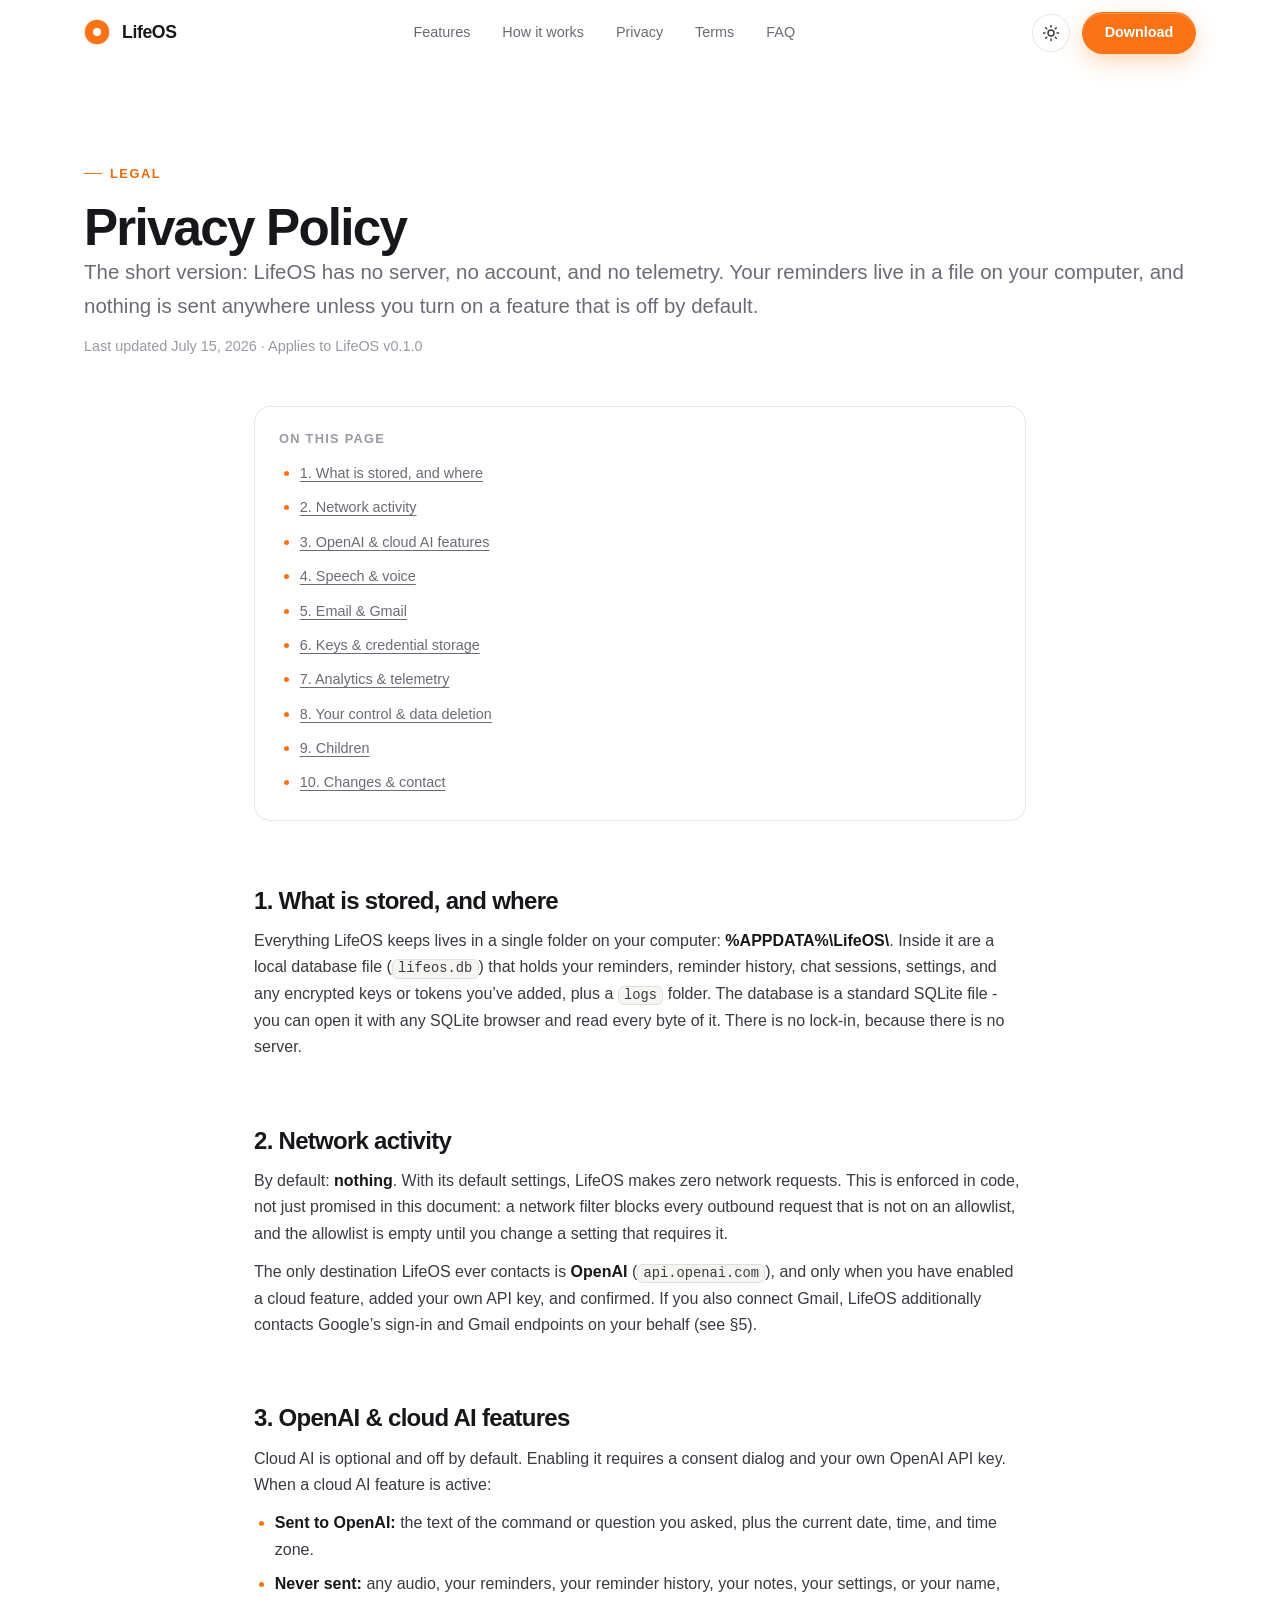
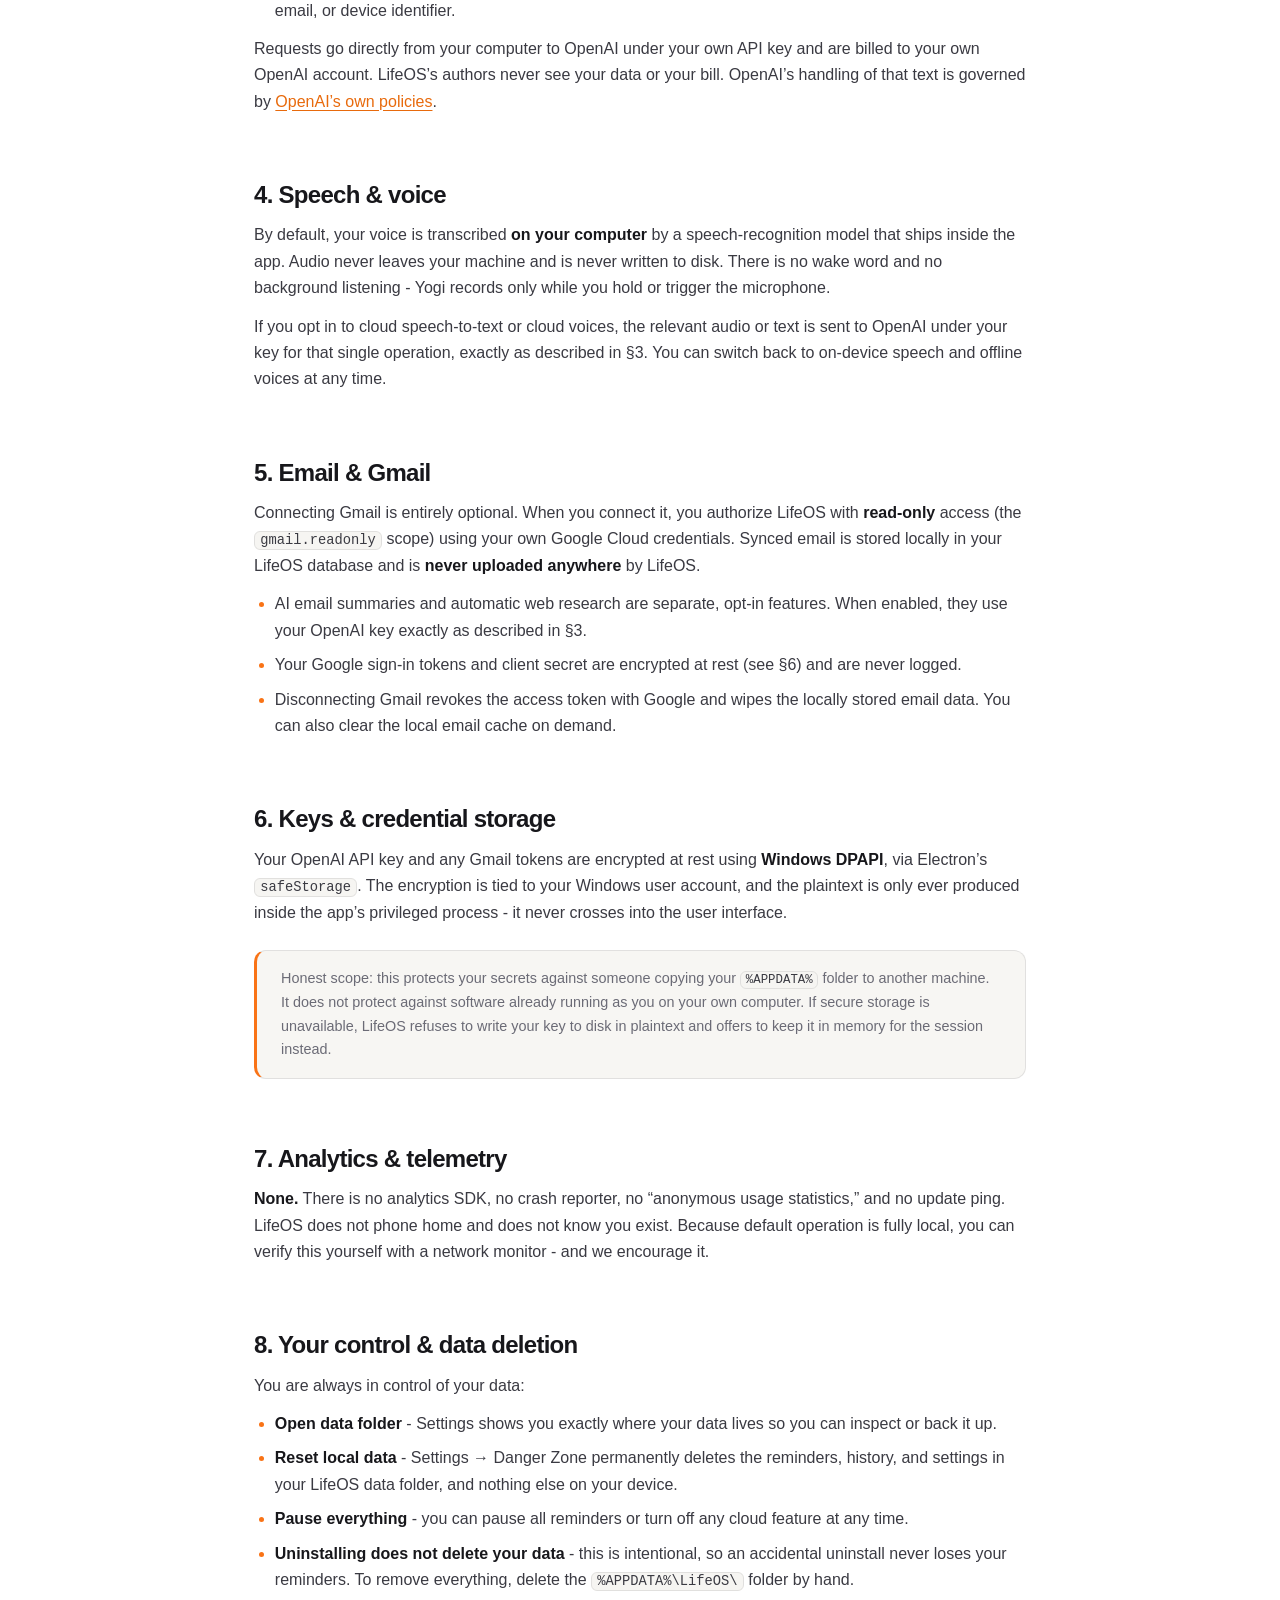
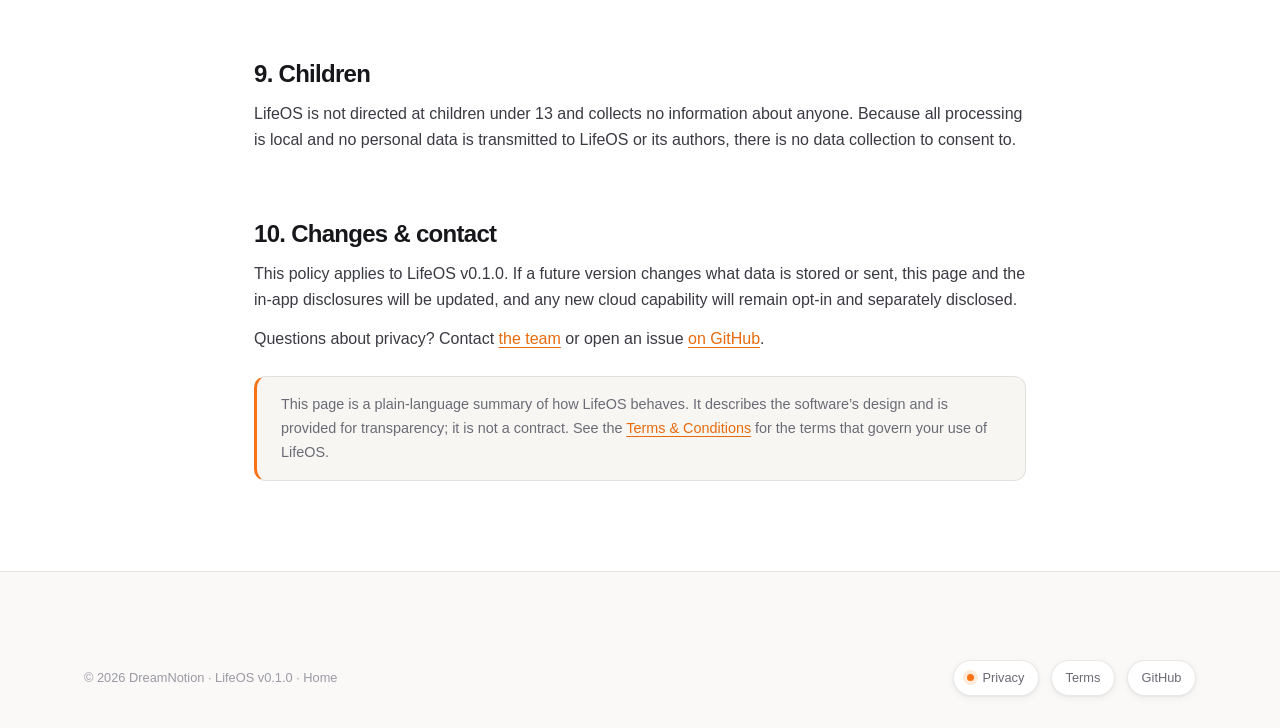
<file: privacy.html>
<!doctype html>
<!-- ==========================================================================
     LifeOS - Privacy Policy (privacy.html)
     Mirrors the product's real, code-enforced privacy posture.
     ========================================================================== -->
<html lang="en">
<head>
<meta charset="utf-8" />
<meta name="viewport" content="width=device-width, initial-scale=1" />
<title>Privacy Policy - LifeOS</title>
<meta name="description" content="LifeOS has no server, no account, and no telemetry. Your data lives on your device. Read exactly what is stored, and what is only ever sent when you opt in." />
<meta name="theme-color" content="#f97316" />
<meta name="robots" content="index,follow" />
<link rel="canonical" href="https://dreamnotion.github.io/lifeos/privacy.html" />
<link rel="icon" type="image/png" href="images/logo.png" />
<link rel="apple-touch-icon" href="images/logo.png" />
<link rel="manifest" href="manifest.json" />
<meta property="og:type" content="article" />
<meta property="og:title" content="Privacy Policy - LifeOS" />
<meta property="og:description" content="No server. No account. No telemetry. Here is exactly how LifeOS handles your data." />
<meta property="og:image" content="images/og-image.png" />
<meta name="twitter:card" content="summary_large_image" />
<link rel="stylesheet" href="css/styles.css" />
<script>document.documentElement.classList.add("js");(function(){try{var t=localStorage.getItem("lifeos-theme");if(t)document.documentElement.setAttribute("data-theme",t);}catch(e){}})();</script>
</head>
<body>

<header class="nav" role="banner">
  <div class="container">
    <a class="brand" href="index.html" aria-label="LifeOS home"><img src="images/logo.png" alt="" width="26" height="26" /><span>LifeOS</span></a>
    <nav class="nav-links" aria-label="Primary">
      <a href="index.html#features">Features</a>
      <a href="index.html#how">How it works</a>
      <a href="privacy.html">Privacy</a>
      <a href="terms.html">Terms</a>
      <a href="index.html#faq">FAQ</a>
    </nav>
    <div class="nav-actions">
      <button class="theme-toggle" type="button" aria-label="Toggle colour theme">
        <svg class="icon-sun" viewBox="0 0 24 24" fill="none" stroke="currentColor" stroke-width="2" stroke-linecap="round" aria-hidden="true"><circle cx="12" cy="12" r="4"/><path d="M12 2v2M12 20v2M4.9 4.9l1.4 1.4M17.7 17.7l1.4 1.4M2 12h2M20 12h2M4.9 19.1l1.4-1.4M17.7 6.3l1.4-1.4"/></svg>
        <svg class="icon-moon" viewBox="0 0 24 24" fill="none" stroke="currentColor" stroke-width="2" stroke-linecap="round" stroke-linejoin="round" aria-hidden="true"><path d="M21 12.8A9 9 0 1 1 11.2 3a7 7 0 0 0 9.8 9.8z"/></svg>
      </button>
      <a class="btn btn-primary" data-download href="index.html#download">Download</a>
      <button class="nav-toggle" type="button" aria-label="Open menu" aria-expanded="false"><svg viewBox="0 0 24 24" fill="none" stroke="currentColor" stroke-width="2" stroke-linecap="round" aria-hidden="true"><path d="M3 6h18M3 12h18M3 18h18"/></svg></button>
    </div>
  </div>
</header>
<div class="mobile-menu" aria-label="Mobile navigation">
  <a href="index.html#features">Features</a>
  <a href="index.html#how">How it works</a>
  <a href="privacy.html">Privacy</a>
  <a href="terms.html">Terms</a>
  <a href="index.html#faq">FAQ</a>
  <a class="btn btn-primary btn-block" data-download href="index.html#download">Download for Windows</a>
</div>

<main class="doc">
  <div class="doc__head">
    <span class="eyebrow">Legal</span>
    <h1>Privacy Policy</h1>
    <p class="lead">The short version: LifeOS has no server, no account, and no telemetry. Your reminders live in a file on your computer, and nothing is sent anywhere unless you turn on a feature that is off by default.</p>
    <p class="updated">Last updated <span data-cfg="LEGAL_UPDATED">July 15, 2026</span> · Applies to LifeOS v<span data-cfg="VERSION">0.1.0</span></p>
  </div>

  <div class="doc__wrap">
    <div class="toc">
      <h4>On this page</h4>
      <ul>
        <li><a href="#stored">1. What is stored, and where</a></li>
        <li><a href="#network">2. Network activity</a></li>
        <li><a href="#openai">3. OpenAI &amp; cloud AI features</a></li>
        <li><a href="#speech">4. Speech &amp; voice</a></li>
        <li><a href="#email">5. Email &amp; Gmail</a></li>
        <li><a href="#credentials">6. Keys &amp; credential storage</a></li>
        <li><a href="#telemetry">7. Analytics &amp; telemetry</a></li>
        <li><a href="#control">8. Your control &amp; data deletion</a></li>
        <li><a href="#children">9. Children</a></li>
        <li><a href="#changes">10. Changes &amp; contact</a></li>
      </ul>
    </div>

    <h2 id="stored">1. What is stored, and where</h2>
    <p>Everything LifeOS keeps lives in a single folder on your computer: <strong>%APPDATA%\LifeOS\</strong>. Inside it are a local database file (<code class="mono">lifeos.db</code>) that holds your reminders, reminder history, chat sessions, settings, and any encrypted keys or tokens you’ve added, plus a <code class="mono">logs</code> folder. The database is a standard SQLite file - you can open it with any SQLite browser and read every byte of it. There is no lock-in, because there is no server.</p>

    <h2 id="network">2. Network activity</h2>
    <p>By default: <strong>nothing</strong>. With its default settings, LifeOS makes zero network requests. This is enforced in code, not just promised in this document: a network filter blocks every outbound request that is not on an allowlist, and the allowlist is empty until you change a setting that requires it.</p>
    <p>The only destination LifeOS ever contacts is <strong>OpenAI</strong> (<code class="mono">api.openai.com</code>), and only when you have enabled a cloud feature, added your own API key, and confirmed. If you also connect Gmail, LifeOS additionally contacts Google’s sign-in and Gmail endpoints on your behalf (see §5).</p>

    <h2 id="openai">3. OpenAI &amp; cloud AI features</h2>
    <p>Cloud AI is optional and off by default. Enabling it requires a consent dialog and your own OpenAI API key. When a cloud AI feature is active:</p>
    <ul>
      <li><strong>Sent to OpenAI:</strong> the text of the command or question you asked, plus the current date, time, and time zone.</li>
      <li><strong>Never sent:</strong> any audio, your reminders, your reminder history, your notes, your settings, or your name, email, or device identifier.</li>
    </ul>
    <p>Requests go directly from your computer to OpenAI under your own API key and are billed to your own OpenAI account. LifeOS’s authors never see your data or your bill. OpenAI’s handling of that text is governed by <a href="https://openai.com/policies/" target="_blank" rel="noopener">OpenAI’s own policies</a>.</p>

    <h2 id="speech">4. Speech &amp; voice</h2>
    <p>By default, your voice is transcribed <strong>on your computer</strong> by a speech-recognition model that ships inside the app. Audio never leaves your machine and is never written to disk. There is no wake word and no background listening - Yogi records only while you hold or trigger the microphone.</p>
    <p>If you opt in to cloud speech-to-text or cloud voices, the relevant audio or text is sent to OpenAI under your key for that single operation, exactly as described in §3. You can switch back to on-device speech and offline voices at any time.</p>

    <h2 id="email">5. Email &amp; Gmail</h2>
    <p>Connecting Gmail is entirely optional. When you connect it, you authorize LifeOS with <strong>read-only</strong> access (the <code class="mono">gmail.readonly</code> scope) using your own Google Cloud credentials. Synced email is stored locally in your LifeOS database and is <strong>never uploaded anywhere</strong> by LifeOS.</p>
    <ul>
      <li>AI email summaries and automatic web research are separate, opt-in features. When enabled, they use your OpenAI key exactly as described in §3.</li>
      <li>Your Google sign-in tokens and client secret are encrypted at rest (see §6) and are never logged.</li>
      <li>Disconnecting Gmail revokes the access token with Google and wipes the locally stored email data. You can also clear the local email cache on demand.</li>
    </ul>

    <h2 id="credentials">6. Keys &amp; credential storage</h2>
    <p>Your OpenAI API key and any Gmail tokens are encrypted at rest using <strong>Windows DPAPI</strong>, via Electron’s <code class="mono">safeStorage</code>. The encryption is tied to your Windows user account, and the plaintext is only ever produced inside the app’s privileged process - it never crosses into the user interface.</p>
    <div class="doc-note">Honest scope: this protects your secrets against someone copying your <code class="mono">%APPDATA%</code> folder to another machine. It does not protect against software already running as you on your own computer. If secure storage is unavailable, LifeOS refuses to write your key to disk in plaintext and offers to keep it in memory for the session instead.</div>

    <h2 id="telemetry">7. Analytics &amp; telemetry</h2>
    <p><strong>None.</strong> There is no analytics SDK, no crash reporter, no “anonymous usage statistics,” and no update ping. LifeOS does not phone home and does not know you exist. Because default operation is fully local, you can verify this yourself with a network monitor - and we encourage it.</p>

    <h2 id="control">8. Your control &amp; data deletion</h2>
    <p>You are always in control of your data:</p>
    <ul>
      <li><strong>Open data folder</strong> - Settings shows you exactly where your data lives so you can inspect or back it up.</li>
      <li><strong>Reset local data</strong> - Settings → Danger Zone permanently deletes the reminders, history, and settings in your LifeOS data folder, and nothing else on your device.</li>
      <li><strong>Pause everything</strong> - you can pause all reminders or turn off any cloud feature at any time.</li>
      <li><strong>Uninstalling does not delete your data</strong> - this is intentional, so an accidental uninstall never loses your reminders. To remove everything, delete the <code class="mono">%APPDATA%\LifeOS\</code> folder by hand.</li>
    </ul>

    <h2 id="children">9. Children</h2>
    <p>LifeOS is not directed at children under 13 and collects no information about anyone. Because all processing is local and no personal data is transmitted to LifeOS or its authors, there is no data collection to consent to.</p>

    <h2 id="changes">10. Changes &amp; contact</h2>
    <p>This policy applies to LifeOS v<span data-cfg="VERSION">0.1.0</span>. If a future version changes what data is stored or sent, this page and the in-app disclosures will be updated, and any new cloud capability will remain opt-in and separately disclosed.</p>
    <p>Questions about privacy? Contact <a data-email href="#">the team</a> or open an issue <a data-github href="#" target="_blank" rel="noopener">on GitHub</a>.</p>
    <div class="doc-note">This page is a plain-language summary of how LifeOS behaves. It describes the software’s design and is provided for transparency; it is not a contract. See the <a href="terms.html">Terms &amp; Conditions</a> for the terms that govern your use of LifeOS.</div>
  </div>
</main>

<footer class="footer">
  <div class="container">
    <div class="footer__bottom" style="margin-top:0;border-top:0">
      <span>© <span data-year>2026</span> DreamNotion · LifeOS v<span data-cfg="VERSION">0.1.0</span> · <a href="index.html" style="color:inherit">Home</a></span>
      <div class="badges">
        <a class="pill" href="privacy.html"><span class="dot"></span> Privacy</a>
        <a class="pill" href="terms.html">Terms</a>
        <a class="pill" data-github href="#" target="_blank" rel="noopener">GitHub</a>
      </div>
    </div>
  </div>
</footer>

<script src="js/config.js"></script>
<script src="js/main.js"></script>
</body>
</html>
</file>
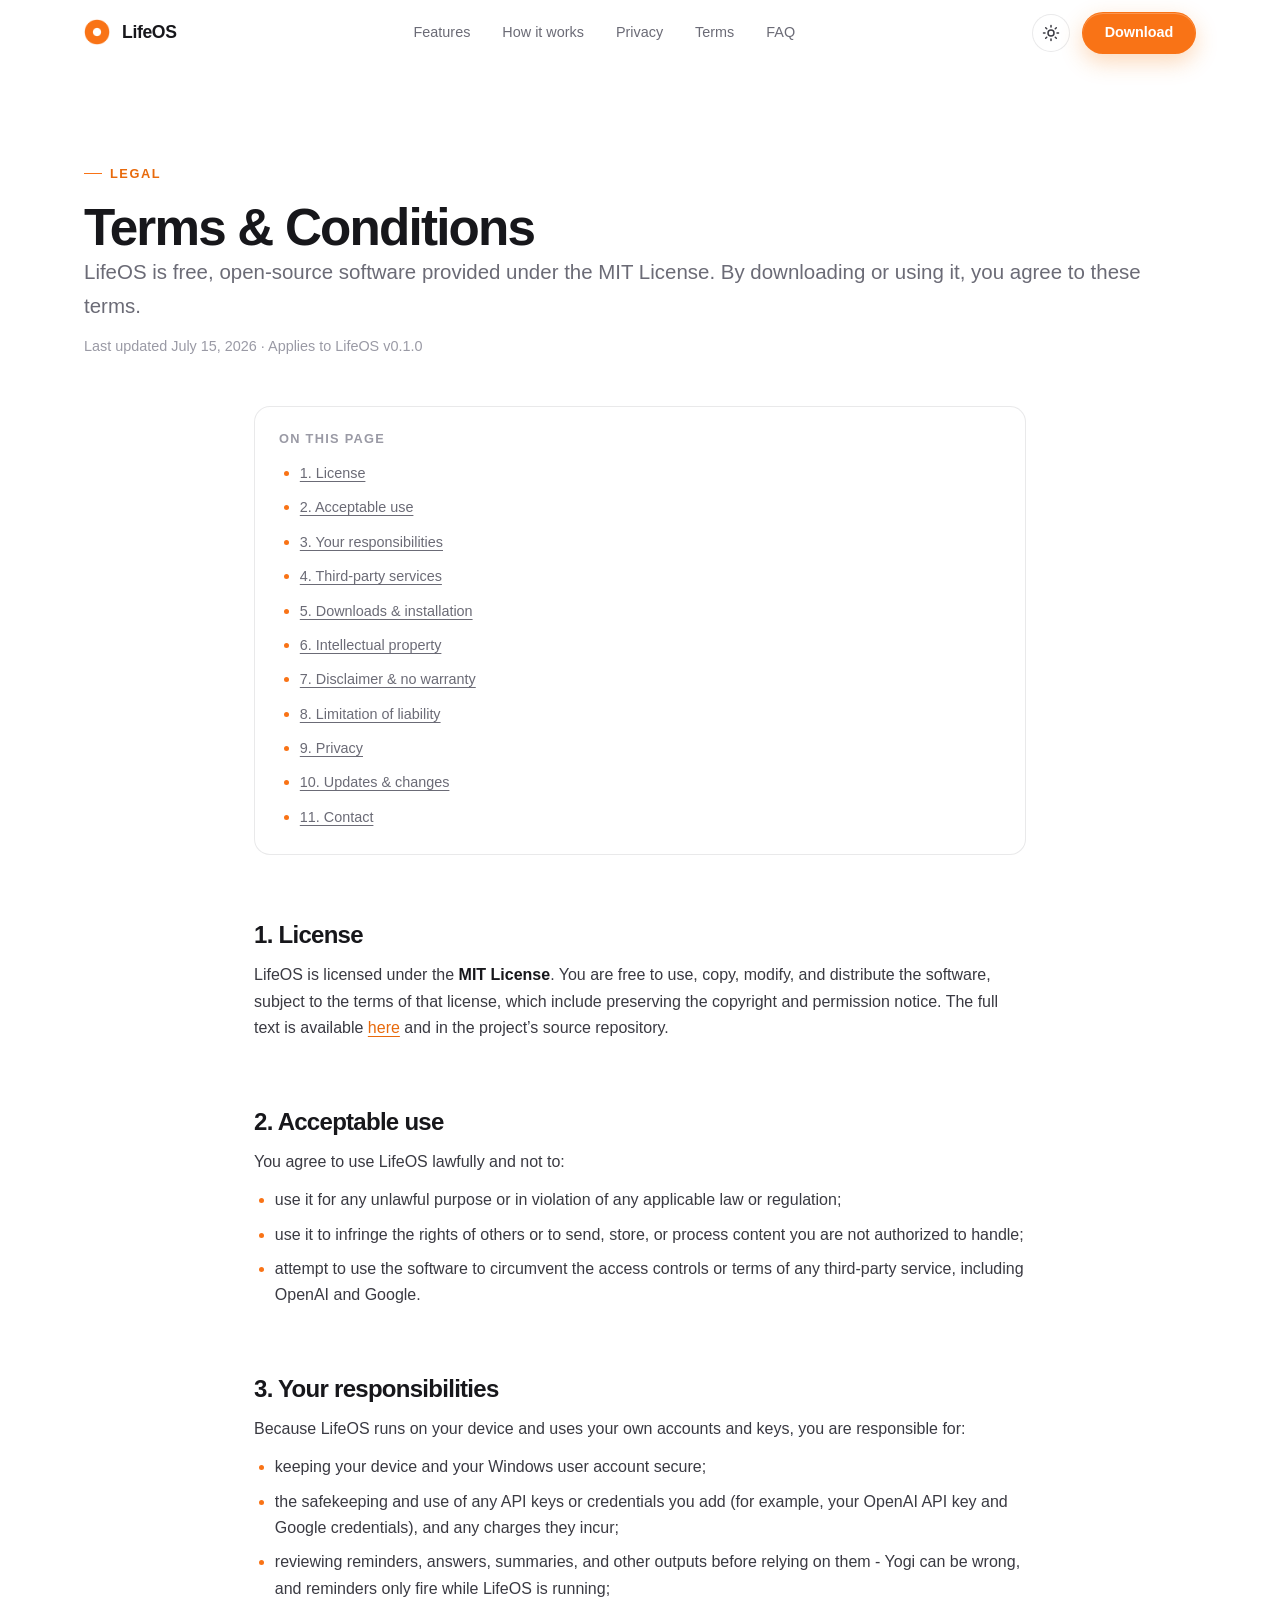
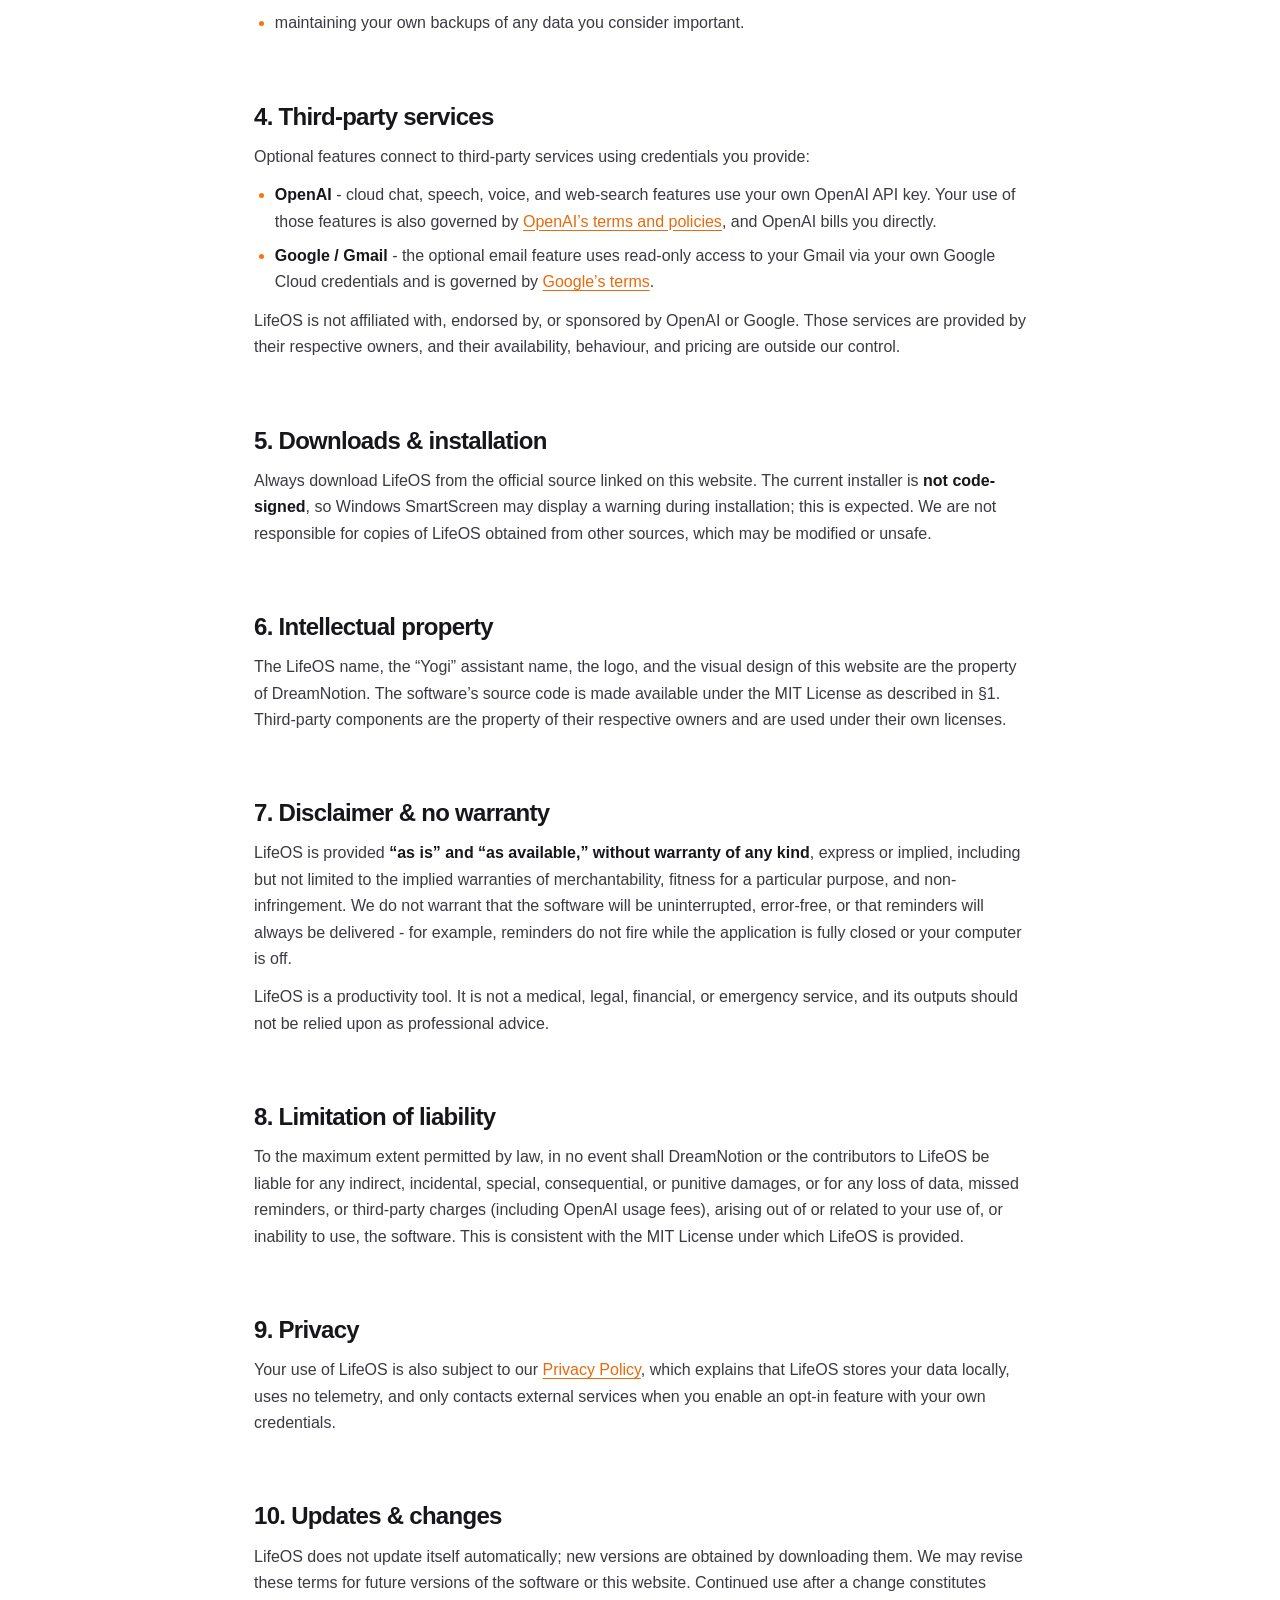
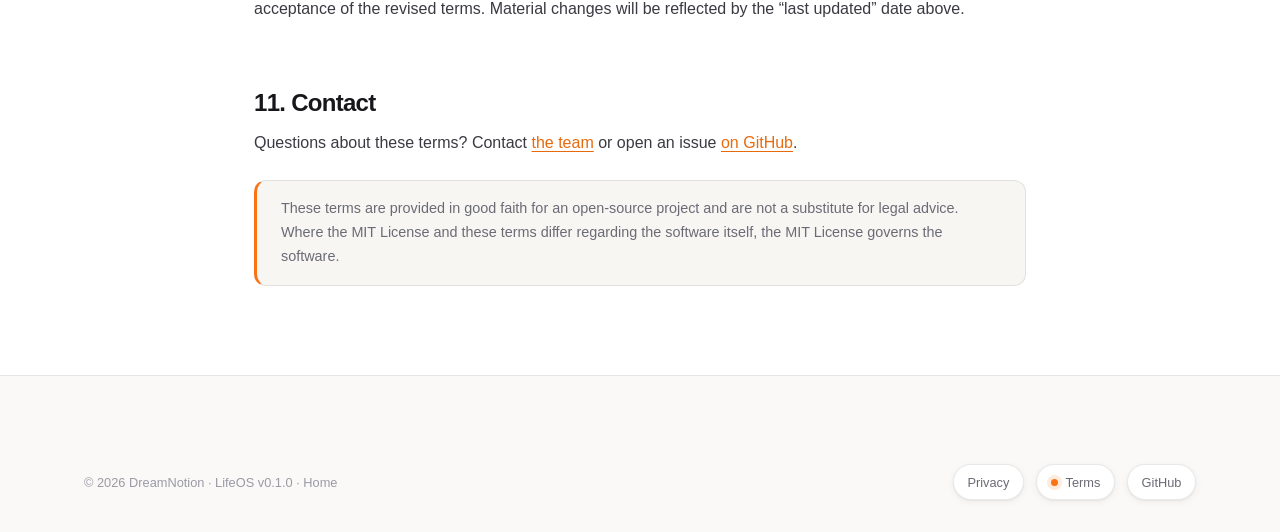
<file: terms.html>
<!doctype html>
<!-- ==========================================================================
     LifeOS - Terms & Conditions (terms.html)
     ========================================================================== -->
<html lang="en">
<head>
<meta charset="utf-8" />
<meta name="viewport" content="width=device-width, initial-scale=1" />
<title>Terms &amp; Conditions - LifeOS</title>
<meta name="description" content="The terms that govern your use of LifeOS: an MIT-licensed, privacy-first AI assistant for Windows provided as-is, with no warranty." />
<meta name="theme-color" content="#f97316" />
<meta name="robots" content="index,follow" />
<link rel="canonical" href="https://dreamnotion.github.io/lifeos/terms.html" />
<link rel="icon" type="image/png" href="images/logo.png" />
<link rel="apple-touch-icon" href="images/logo.png" />
<link rel="manifest" href="manifest.json" />
<meta property="og:type" content="article" />
<meta property="og:title" content="Terms &amp; Conditions - LifeOS" />
<meta property="og:description" content="LifeOS is provided under the MIT License, as-is and without warranty." />
<meta property="og:image" content="images/og-image.png" />
<meta name="twitter:card" content="summary_large_image" />
<link rel="stylesheet" href="css/styles.css" />
<script>document.documentElement.classList.add("js");(function(){try{var t=localStorage.getItem("lifeos-theme");if(t)document.documentElement.setAttribute("data-theme",t);}catch(e){}})();</script>
</head>
<body>

<header class="nav" role="banner">
  <div class="container">
    <a class="brand" href="index.html" aria-label="LifeOS home"><img src="images/logo.png" alt="" width="26" height="26" /><span>LifeOS</span></a>
    <nav class="nav-links" aria-label="Primary">
      <a href="index.html#features">Features</a>
      <a href="index.html#how">How it works</a>
      <a href="privacy.html">Privacy</a>
      <a href="terms.html">Terms</a>
      <a href="index.html#faq">FAQ</a>
    </nav>
    <div class="nav-actions">
      <button class="theme-toggle" type="button" aria-label="Toggle colour theme">
        <svg class="icon-sun" viewBox="0 0 24 24" fill="none" stroke="currentColor" stroke-width="2" stroke-linecap="round" aria-hidden="true"><circle cx="12" cy="12" r="4"/><path d="M12 2v2M12 20v2M4.9 4.9l1.4 1.4M17.7 17.7l1.4 1.4M2 12h2M20 12h2M4.9 19.1l1.4-1.4M17.7 6.3l1.4-1.4"/></svg>
        <svg class="icon-moon" viewBox="0 0 24 24" fill="none" stroke="currentColor" stroke-width="2" stroke-linecap="round" stroke-linejoin="round" aria-hidden="true"><path d="M21 12.8A9 9 0 1 1 11.2 3a7 7 0 0 0 9.8 9.8z"/></svg>
      </button>
      <a class="btn btn-primary" data-download href="index.html#download">Download</a>
      <button class="nav-toggle" type="button" aria-label="Open menu" aria-expanded="false"><svg viewBox="0 0 24 24" fill="none" stroke="currentColor" stroke-width="2" stroke-linecap="round" aria-hidden="true"><path d="M3 6h18M3 12h18M3 18h18"/></svg></button>
    </div>
  </div>
</header>
<div class="mobile-menu" aria-label="Mobile navigation">
  <a href="index.html#features">Features</a>
  <a href="index.html#how">How it works</a>
  <a href="privacy.html">Privacy</a>
  <a href="terms.html">Terms</a>
  <a href="index.html#faq">FAQ</a>
  <a class="btn btn-primary btn-block" data-download href="index.html#download">Download for Windows</a>
</div>

<main class="doc">
  <div class="doc__head">
    <span class="eyebrow">Legal</span>
    <h1>Terms &amp; Conditions</h1>
    <p class="lead">LifeOS is free, open-source software provided under the MIT License. By downloading or using it, you agree to these terms.</p>
    <p class="updated">Last updated <span data-cfg="LEGAL_UPDATED">July 15, 2026</span> · Applies to LifeOS v<span data-cfg="VERSION">0.1.0</span></p>
  </div>

  <div class="doc__wrap">
    <div class="toc">
      <h4>On this page</h4>
      <ul>
        <li><a href="#license">1. License</a></li>
        <li><a href="#use">2. Acceptable use</a></li>
        <li><a href="#responsibilities">3. Your responsibilities</a></li>
        <li><a href="#thirdparty">4. Third-party services</a></li>
        <li><a href="#downloads">5. Downloads &amp; installation</a></li>
        <li><a href="#ip">6. Intellectual property</a></li>
        <li><a href="#warranty">7. Disclaimer &amp; no warranty</a></li>
        <li><a href="#liability">8. Limitation of liability</a></li>
        <li><a href="#privacy">9. Privacy</a></li>
        <li><a href="#updates">10. Updates &amp; changes</a></li>
        <li><a href="#contact">11. Contact</a></li>
      </ul>
    </div>

    <h2 id="license">1. License</h2>
    <p>LifeOS is licensed under the <strong>MIT License</strong>. You are free to use, copy, modify, and distribute the software, subject to the terms of that license, which include preserving the copyright and permission notice. The full text is available <a href="https://opensource.org/licenses/MIT" target="_blank" rel="noopener">here</a> and in the project’s source repository.</p>

    <h2 id="use">2. Acceptable use</h2>
    <p>You agree to use LifeOS lawfully and not to:</p>
    <ul>
      <li>use it for any unlawful purpose or in violation of any applicable law or regulation;</li>
      <li>use it to infringe the rights of others or to send, store, or process content you are not authorized to handle;</li>
      <li>attempt to use the software to circumvent the access controls or terms of any third-party service, including OpenAI and Google.</li>
    </ul>

    <h2 id="responsibilities">3. Your responsibilities</h2>
    <p>Because LifeOS runs on your device and uses your own accounts and keys, you are responsible for:</p>
    <ul>
      <li>keeping your device and your Windows user account secure;</li>
      <li>the safekeeping and use of any API keys or credentials you add (for example, your OpenAI API key and Google credentials), and any charges they incur;</li>
      <li>reviewing reminders, answers, summaries, and other outputs before relying on them - Yogi can be wrong, and reminders only fire while LifeOS is running;</li>
      <li>maintaining your own backups of any data you consider important.</li>
    </ul>

    <h2 id="thirdparty">4. Third-party services</h2>
    <p>Optional features connect to third-party services using credentials you provide:</p>
    <ul>
      <li><strong>OpenAI</strong> - cloud chat, speech, voice, and web-search features use your own OpenAI API key. Your use of those features is also governed by <a href="https://openai.com/policies/" target="_blank" rel="noopener">OpenAI’s terms and policies</a>, and OpenAI bills you directly.</li>
      <li><strong>Google / Gmail</strong> - the optional email feature uses read-only access to your Gmail via your own Google Cloud credentials and is governed by <a href="https://policies.google.com/terms" target="_blank" rel="noopener">Google’s terms</a>.</li>
    </ul>
    <p>LifeOS is not affiliated with, endorsed by, or sponsored by OpenAI or Google. Those services are provided by their respective owners, and their availability, behaviour, and pricing are outside our control.</p>

    <h2 id="downloads">5. Downloads &amp; installation</h2>
    <p>Always download LifeOS from the official source linked on this website. The current installer is <strong>not code-signed</strong>, so Windows SmartScreen may display a warning during installation; this is expected. We are not responsible for copies of LifeOS obtained from other sources, which may be modified or unsafe.</p>

    <h2 id="ip">6. Intellectual property</h2>
    <p>The LifeOS name, the “Yogi” assistant name, the logo, and the visual design of this website are the property of DreamNotion. The software’s source code is made available under the MIT License as described in §1. Third-party components are the property of their respective owners and are used under their own licenses.</p>

    <h2 id="warranty">7. Disclaimer &amp; no warranty</h2>
    <p>LifeOS is provided <strong>“as is” and “as available,” without warranty of any kind</strong>, express or implied, including but not limited to the implied warranties of merchantability, fitness for a particular purpose, and non-infringement. We do not warrant that the software will be uninterrupted, error-free, or that reminders will always be delivered - for example, reminders do not fire while the application is fully closed or your computer is off.</p>
    <p>LifeOS is a productivity tool. It is not a medical, legal, financial, or emergency service, and its outputs should not be relied upon as professional advice.</p>

    <h2 id="liability">8. Limitation of liability</h2>
    <p>To the maximum extent permitted by law, in no event shall DreamNotion or the contributors to LifeOS be liable for any indirect, incidental, special, consequential, or punitive damages, or for any loss of data, missed reminders, or third-party charges (including OpenAI usage fees), arising out of or related to your use of, or inability to use, the software. This is consistent with the MIT License under which LifeOS is provided.</p>

    <h2 id="privacy">9. Privacy</h2>
    <p>Your use of LifeOS is also subject to our <a href="privacy.html">Privacy Policy</a>, which explains that LifeOS stores your data locally, uses no telemetry, and only contacts external services when you enable an opt-in feature with your own credentials.</p>

    <h2 id="updates">10. Updates &amp; changes</h2>
    <p>LifeOS does not update itself automatically; new versions are obtained by downloading them. We may revise these terms for future versions of the software or this website. Continued use after a change constitutes acceptance of the revised terms. Material changes will be reflected by the “last updated” date above.</p>

    <h2 id="contact">11. Contact</h2>
    <p>Questions about these terms? Contact <a data-email href="#">the team</a> or open an issue <a data-github href="#" target="_blank" rel="noopener">on GitHub</a>.</p>
    <div class="doc-note">These terms are provided in good faith for an open-source project and are not a substitute for legal advice. Where the MIT License and these terms differ regarding the software itself, the MIT License governs the software.</div>
  </div>
</main>

<footer class="footer">
  <div class="container">
    <div class="footer__bottom" style="margin-top:0;border-top:0">
      <span>© <span data-year>2026</span> DreamNotion · LifeOS v<span data-cfg="VERSION">0.1.0</span> · <a href="index.html" style="color:inherit">Home</a></span>
      <div class="badges">
        <a class="pill" href="privacy.html">Privacy</a>
        <a class="pill" href="terms.html"><span class="dot"></span> Terms</a>
        <a class="pill" data-github href="#" target="_blank" rel="noopener">GitHub</a>
      </div>
    </div>
  </div>
</footer>

<script src="js/config.js"></script>
<script src="js/main.js"></script>
</body>
</html>
</file>
<file: css/styles.css>
/* ==========================================================================
   LifeOS - Landing site styles
   Author: DreamNotion
   A single, dependency-free stylesheet. Organised as:
     1.  Design tokens (CSS custom properties) + theming
     2.  Base / reset
     3.  Layout primitives (container, section, grid)
     4.  Typography
     5.  Buttons & pills
     6.  Navigation
     7.  Hero
     8.  Reusable components (cards, mockups, marquee, etc.)
     9.  Section-specific styles
     10. Footer
     11. Legal / doc pages
     12. Motion & reveal animations
     13. Responsive breakpoints
   ========================================================================== */

/* ==========================================================================
   1. DESIGN TOKENS
   ========================================================================== */
:root {
  /* Brand - LifeOS orange (#f97316), matching the app's design token */
  --accent:        #f97316;
  --accent-strong: #e86a0c;
  --accent-soft:   #ff9a45;
  --accent-ink:    #ffffff;

  /* Radii */
  --r-xs: 8px;
  --r-sm: 12px;
  --r-md: 16px;
  --r-lg: 22px;
  --r-xl: 30px;
  --r-pill: 999px;

  /* Spacing scale */
  --space-1: 4px;
  --space-2: 8px;
  --space-3: 12px;
  --space-4: 16px;
  --space-5: 24px;
  --space-6: 32px;
  --space-7: 48px;
  --space-8: 64px;
  --space-9: 96px;
  --space-10: 128px;

  /* Typography */
  --font-sans: "Inter", -apple-system, BlinkMacSystemFont, "Segoe UI", Roboto,
               "Helvetica Neue", Arial, "Apple Color Emoji", "Segoe UI Emoji", sans-serif;
  --font-mono: "SFMono-Regular", ui-monospace, "JetBrains Mono", "Cascadia Code",
               Menlo, Consolas, "Liberation Mono", monospace;

  --fs-hero: clamp(2.6rem, 6vw, 4.6rem);
  --fs-h2:   clamp(1.9rem, 3.6vw, 3rem);
  --fs-h3:   clamp(1.25rem, 2vw, 1.6rem);
  --fs-lead: clamp(1.05rem, 1.6vw, 1.3rem);
  --fs-body: 1rem;
  --fs-sm:   0.9rem;
  --fs-xs:   0.8rem;

  --lh-tight: 1.08;
  --lh-snug:  1.3;
  --lh-body:  1.65;

  /* Motion */
  --ease: cubic-bezier(0.22, 1, 0.36, 1);
  --dur: 0.55s;

  --maxw: 1160px;
  --nav-h: 66px;
}

/* ---- Light theme (default) ---- */
:root,
:root[data-theme="light"] {
  color-scheme: light;
  --bg:           #ffffff;
  --bg-warm:      #faf9f7;
  --bg-elev:      #ffffff;
  --bg-sunken:    #f5f4f1;
  --surface:      #ffffff;
  --surface-2:    #f7f6f3;
  --ink:          #17171b;
  --ink-2:        #3a3a42;
  --muted:        #6b6b76;
  --faint:        #9a9aa5;
  --border:       rgba(20, 20, 30, 0.09);
  --border-strong:rgba(20, 20, 30, 0.16);
  --shadow-sm: 0 1px 2px rgba(15, 15, 25, 0.05), 0 2px 8px rgba(15, 15, 25, 0.05);
  --shadow-md: 0 4px 14px rgba(15, 15, 25, 0.08), 0 12px 40px rgba(15, 15, 25, 0.08);
  --shadow-lg: 0 12px 30px rgba(15, 15, 25, 0.10), 0 30px 80px rgba(20, 15, 10, 0.14);
  --glow: radial-gradient(60% 60% at 50% 0%, rgba(245, 128, 31, 0.16), transparent 70%);
  --hero-bg: linear-gradient(180deg, #fff8f2 0%, #ffffff 60%);
  --nav-bg: rgba(255, 255, 255, 0.72);
  --code-bg: #f6f5f2;
  --grid-line: rgba(20, 20, 30, 0.045);
}

/* ---- Dark theme ---- */
:root[data-theme="dark"] {
  color-scheme: dark;
  --bg:           #0a0a0c;
  --bg-warm:      #0d0d10;
  --bg-elev:      #131318;
  --bg-sunken:    #0d0d11;
  --surface:      #131318;
  --surface-2:    #1a1a21;
  --ink:          #f3f3f5;
  --ink-2:        #d6d6dd;
  --muted:        #9c9ca8;
  --faint:        #6f6f7c;
  --border:       rgba(255, 255, 255, 0.09);
  --border-strong:rgba(255, 255, 255, 0.18);
  --shadow-sm: 0 1px 2px rgba(0, 0, 0, 0.4);
  --shadow-md: 0 8px 30px rgba(0, 0, 0, 0.45);
  --shadow-lg: 0 20px 60px rgba(0, 0, 0, 0.6);
  --glow: radial-gradient(55% 55% at 50% 0%, rgba(245, 128, 31, 0.22), transparent 70%);
  --hero-bg: linear-gradient(180deg, #100c09 0%, #0a0a0c 55%);
  --nav-bg: rgba(12, 12, 15, 0.66);
  --code-bg: #16161c;
  --grid-line: rgba(255, 255, 255, 0.04);
}

/* Follow system when no explicit choice is stored */
@media (prefers-color-scheme: dark) {
  :root:not([data-theme="light"]):not([data-theme="dark"]) {
    color-scheme: dark;
    --bg:#0a0a0c; --bg-warm:#0d0d10; --bg-elev:#131318; --bg-sunken:#0d0d11;
    --surface:#131318; --surface-2:#1a1a21;
    --ink:#f3f3f5; --ink-2:#d6d6dd; --muted:#9c9ca8; --faint:#6f6f7c;
    --border:rgba(255,255,255,0.09); --border-strong:rgba(255,255,255,0.18);
    --shadow-sm:0 1px 2px rgba(0,0,0,0.4);
    --shadow-md:0 8px 30px rgba(0,0,0,0.45);
    --shadow-lg:0 20px 60px rgba(0,0,0,0.6);
    --glow:radial-gradient(55% 55% at 50% 0%, rgba(245,128,31,0.22), transparent 70%);
    --hero-bg:linear-gradient(180deg,#100c09 0%,#0a0a0c 55%);
    --nav-bg:rgba(12,12,15,0.66);
    --code-bg:#16161c; --grid-line:rgba(255,255,255,0.04);
  }
}

/* ==========================================================================
   2. BASE / RESET
   ========================================================================== */
*, *::before, *::after { box-sizing: border-box; }
* { margin: 0; }
html { scroll-behavior: smooth; -webkit-text-size-adjust: 100%; }
@media (prefers-reduced-motion: reduce) {
  html { scroll-behavior: auto; }
  *, *::before, *::after { animation-duration: 0.001ms !important; transition-duration: 0.001ms !important; }
}

body {
  font-family: var(--font-sans);
  font-size: var(--fs-body);
  line-height: var(--lh-body);
  color: var(--ink);
  background: var(--bg);
  -webkit-font-smoothing: antialiased;
  -moz-osx-font-smoothing: grayscale;
  text-rendering: optimizeLegibility;
  overflow-x: clip; /* prevents horizontal scroll without breaking position: sticky */
}
html { overflow-x: clip; }

img, svg, video { display: block; max-width: 100%; height: auto; }
a { color: inherit; text-decoration: none; }
button { font: inherit; cursor: pointer; }
ul { list-style: none; padding: 0; }
:focus-visible { outline: 2px solid var(--accent); outline-offset: 3px; border-radius: 4px; }
::selection { background: rgba(245, 128, 31, 0.28); }

/* ==========================================================================
   3. LAYOUT PRIMITIVES
   ========================================================================== */
.container {
  width: 100%;
  max-width: var(--maxw);
  margin-inline: auto;
  padding-inline: var(--space-5);
}
.section { padding-block: clamp(64px, 10vw, 128px); position: relative; }
.section--tight { padding-block: clamp(48px, 7vw, 88px); }
.section--warm { background: var(--bg-warm); }
.section--sunken { background: var(--bg-sunken); }
.section--divide { border-top: 1px solid var(--border); }

.eyebrow {
  display: inline-flex;
  align-items: center;
  gap: var(--space-2);
  font-size: var(--fs-xs);
  font-weight: 600;
  letter-spacing: 0.12em;
  text-transform: uppercase;
  color: var(--accent-strong);
}
.eyebrow::before {
  content: "";
  width: 18px; height: 1px;
  background: var(--accent);
  display: inline-block;
}
.section-head { max-width: 660px; margin-bottom: var(--space-8); }
.section-head--center { margin-inline: auto; text-align: center; }
.section-head p { color: var(--muted); font-size: var(--fs-lead); margin-top: var(--space-4); }

.grid { display: grid; gap: var(--space-5); }
.grid-2 { grid-template-columns: repeat(2, 1fr); }
.grid-3 { grid-template-columns: repeat(3, 1fr); }
.grid-4 { grid-template-columns: repeat(4, 1fr); }

/* ==========================================================================
   4. TYPOGRAPHY
   ========================================================================== */
h1, h2, h3, h4 { line-height: var(--lh-snug); font-weight: 680; letter-spacing: -0.02em; color: var(--ink); }
h1 { font-size: var(--fs-hero); line-height: var(--lh-tight); letter-spacing: -0.035em; font-weight: 720; }
h2 { font-size: var(--fs-h2); letter-spacing: -0.03em; }
h3 { font-size: var(--fs-h3); }
.lead { font-size: var(--fs-lead); color: var(--muted); line-height: var(--lh-body); }
.text-accent { color: var(--accent-strong); }
.mono { font-family: var(--font-mono); }
.balance { text-wrap: balance; }

/* ==========================================================================
   5. BUTTONS & PILLS
   ========================================================================== */
.btn {
  display: inline-flex;
  align-items: center;
  justify-content: center;
  gap: var(--space-2);
  padding: 0.8rem 1.35rem;
  border-radius: var(--r-pill);
  border: 1px solid transparent;
  font-size: var(--fs-sm);
  font-weight: 600;
  line-height: 1;
  white-space: nowrap;
  transition: transform 0.18s var(--ease), background 0.2s, border-color 0.2s, box-shadow 0.2s, color 0.2s;
}
.btn:active { transform: translateY(1px) scale(0.99); }
.btn svg { width: 18px; height: 18px; }

.btn-primary {
  background: var(--accent);
  color: var(--accent-ink);
  box-shadow: 0 1px 0 rgba(255, 255, 255, 0.25) inset, 0 8px 22px rgba(245, 128, 31, 0.3);
}
.btn-primary:hover { background: var(--accent-strong); transform: translateY(-2px); box-shadow: 0 12px 30px rgba(245, 128, 31, 0.4); }

.btn-secondary {
  background: var(--surface);
  color: var(--ink);
  border-color: var(--border-strong);
  box-shadow: var(--shadow-sm);
}
.btn-secondary:hover { border-color: var(--accent); color: var(--accent-strong); transform: translateY(-2px); }

.btn-ghost { background: transparent; color: var(--ink-2); }
.btn-ghost:hover { color: var(--accent-strong); }

.btn-lg { padding: 1rem 1.7rem; font-size: 1rem; }
.btn-block { width: 100%; }

.pill {
  display: inline-flex;
  align-items: center;
  gap: var(--space-2);
  padding: 0.4rem 0.85rem;
  border-radius: var(--r-pill);
  border: 1px solid var(--border);
  background: var(--surface);
  color: var(--muted);
  font-size: var(--fs-xs);
  font-weight: 500;
  box-shadow: var(--shadow-sm);
}
.pill .dot { width: 7px; height: 7px; border-radius: 50%; background: var(--accent); box-shadow: 0 0 0 4px rgba(245, 128, 31, 0.16); }
.pill--live .dot { background: #22c55e; box-shadow: 0 0 0 4px rgba(34, 197, 94, 0.18); }

/* ==========================================================================
   6. NAVIGATION
   ========================================================================== */
.nav {
  position: sticky;
  top: 0;
  z-index: 100;
  height: var(--nav-h);
  display: flex;
  align-items: center;
  background: var(--nav-bg);
  backdrop-filter: saturate(180%) blur(16px);
  -webkit-backdrop-filter: saturate(180%) blur(16px);
  border-bottom: 1px solid transparent;
  transition: border-color 0.3s, background 0.3s;
}
.nav.is-scrolled { border-bottom-color: var(--border); }
.nav .container { display: flex; align-items: center; justify-content: space-between; gap: var(--space-5); }

.brand { display: inline-flex; align-items: center; gap: var(--space-3); font-weight: 680; letter-spacing: -0.02em; font-size: 1.1rem; color: var(--ink); }
.brand img { width: 26px; height: 26px; }

.nav-links { display: flex; align-items: center; gap: var(--space-6); }
.nav-links a { font-size: var(--fs-sm); color: var(--muted); font-weight: 500; transition: color 0.2s; }
.nav-links a:hover { color: var(--ink); }
.nav-actions { display: flex; align-items: center; gap: var(--space-3); }

.theme-toggle {
  width: 38px; height: 38px;
  display: inline-grid; place-items: center;
  border-radius: var(--r-pill);
  border: 1px solid var(--border);
  background: var(--surface);
  color: var(--ink-2);
  transition: color 0.2s, border-color 0.2s, transform 0.2s;
}
.theme-toggle:hover { color: var(--accent-strong); border-color: var(--accent); }
.theme-toggle svg { width: 18px; height: 18px; }
.theme-toggle .icon-moon { display: none; }
:root[data-theme="dark"] .theme-toggle .icon-sun { display: none; }
:root[data-theme="dark"] .theme-toggle .icon-moon { display: block; }
@media (prefers-color-scheme: dark) {
  :root:not([data-theme="light"]) .theme-toggle .icon-sun { display: none; }
  :root:not([data-theme="light"]) .theme-toggle .icon-moon { display: block; }
}

.nav-toggle { display: none; width: 40px; height: 40px; border: 1px solid var(--border); border-radius: var(--r-sm); background: var(--surface); color: var(--ink); align-items: center; justify-content: center; }
.nav-toggle svg { width: 20px; height: 20px; }

/* ==========================================================================
   7. HERO
   ========================================================================== */
.hero {
  position: relative;
  padding-top: clamp(56px, 8vw, 100px);
  padding-bottom: clamp(40px, 6vw, 80px);
  background: var(--hero-bg);
  overflow: hidden;
  text-align: center;
}
.hero::before {
  content: "";
  position: absolute; inset: 0;
  background: var(--glow);
  pointer-events: none;
}
.hero::after {
  content: "";
  position: absolute; inset: 0;
  background-image:
    linear-gradient(var(--grid-line) 1px, transparent 1px),
    linear-gradient(90deg, var(--grid-line) 1px, transparent 1px);
  background-size: 56px 56px;
  mask-image: radial-gradient(70% 60% at 50% 30%, #000 0%, transparent 75%);
  -webkit-mask-image: radial-gradient(70% 60% at 50% 30%, #000 0%, transparent 75%);
  pointer-events: none;
}
.hero .container { position: relative; z-index: 1; }

.hero-badge { margin-inline: auto; margin-bottom: var(--space-6); }
.hero h1 { max-width: 16ch; margin-inline: auto; }
.hero h1 .grad {
  background: linear-gradient(120deg, var(--accent-strong), var(--accent-soft));
  -webkit-background-clip: text; background-clip: text; color: transparent;
}
.hero-sub {
  max-width: 620px;
  margin: var(--space-5) auto 0;
  font-size: var(--fs-lead);
  color: var(--muted);
}
.hero-cta { display: flex; gap: var(--space-3); justify-content: center; flex-wrap: wrap; margin-top: var(--space-7); }
.hero-meta { margin-top: var(--space-4); font-size: var(--fs-xs); color: var(--faint); display: flex; gap: var(--space-4); justify-content: center; flex-wrap: wrap; }
.hero-meta span { display: inline-flex; align-items: center; gap: 6px; }

/* Hero product frame */
.hero-stage { position: relative; margin-top: clamp(48px, 7vw, 88px); }
.app-frame {
  position: relative;
  margin-inline: auto;
  max-width: 980px;
  border-radius: var(--r-lg);
  border: 1px solid var(--border);
  background: var(--surface);
  box-shadow: var(--shadow-lg);
  overflow: hidden;
}
.app-frame__bar {
  display: flex; align-items: center; gap: 8px;
  padding: 12px 16px;
  border-bottom: 1px solid var(--border);
  background: var(--surface-2);
}
.app-frame__bar .tl { width: 11px; height: 11px; border-radius: 50%; background: var(--border-strong); }
.app-frame__bar .tl:nth-child(1) { background: #ff5f57; }
.app-frame__bar .tl:nth-child(2) { background: #febc2e; }
.app-frame__bar .tl:nth-child(3) { background: #28c840; }
.app-frame__bar .title { margin-left: 10px; font-size: var(--fs-xs); color: var(--faint); }
.app-frame img { width: 100%; display: block; }

.hero-float {
  position: absolute;
  right: -8px; bottom: -28px;
  width: clamp(180px, 24vw, 260px);
  border-radius: var(--r-md);
  border: 1px solid var(--border);
  background: var(--surface);
  box-shadow: var(--shadow-lg);
  overflow: hidden;
  animation: floaty 6s var(--ease) infinite alternate;
}
.hero-float img { width: 100%; }
@keyframes floaty { from { transform: translateY(0); } to { transform: translateY(-14px); } }

.scroll-cue {
  display: inline-flex; flex-direction: column; align-items: center; gap: 6px;
  margin-top: clamp(56px, 8vw, 96px);
  color: var(--faint); font-size: var(--fs-xs); letter-spacing: 0.1em; text-transform: uppercase;
}
.scroll-cue .mouse { width: 22px; height: 34px; border: 1.5px solid var(--border-strong); border-radius: 12px; position: relative; }
.scroll-cue .mouse::after { content: ""; position: absolute; top: 6px; left: 50%; width: 3px; height: 6px; border-radius: 2px; background: var(--accent); transform: translateX(-50%); animation: wheel 1.6s var(--ease) infinite; }
@keyframes wheel { 0% { opacity: 0; transform: translate(-50%, 0); } 40% { opacity: 1; } 100% { opacity: 0; transform: translate(-50%, 10px); } }

/* ==========================================================================
   8. REUSABLE COMPONENTS
   ========================================================================== */

/* Logo strip / trust bar */
.trust { border-block: 1px solid var(--border); background: var(--bg-warm); }
.trust .container { display: flex; align-items: center; justify-content: center; gap: clamp(20px, 4vw, 56px); flex-wrap: wrap; padding-block: var(--space-6); }
.trust span { font-size: var(--fs-sm); color: var(--muted); font-weight: 500; display: inline-flex; align-items: center; gap: 8px; }
.trust svg { width: 18px; height: 18px; color: var(--accent-strong); }

/* Feature card */
.card {
  position: relative;
  padding: var(--space-6);
  border-radius: var(--r-md);
  border: 1px solid var(--border);
  background: var(--surface);
  box-shadow: var(--shadow-sm);
  transition: transform 0.3s var(--ease), border-color 0.3s, box-shadow 0.3s;
}
.card:hover { transform: translateY(-4px); border-color: var(--border-strong); box-shadow: var(--shadow-md); }
.card__icon {
  width: 44px; height: 44px;
  display: grid; place-items: center;
  border-radius: var(--r-sm);
  background: linear-gradient(140deg, rgba(245,128,31,0.16), rgba(245,128,31,0.05));
  border: 1px solid rgba(245,128,31,0.2);
  color: var(--accent-strong);
  margin-bottom: var(--space-4);
}
.card__icon svg { width: 22px; height: 22px; }
.card h3 { font-size: 1.15rem; margin-bottom: var(--space-2); }
.card p { color: var(--muted); font-size: var(--fs-sm); }
.card--wide { grid-column: span 2; }

/* Split feature row (alternating) */
.feature-row { display: grid; grid-template-columns: 1fr 1fr; gap: clamp(32px, 6vw, 80px); align-items: center; }
.feature-row + .feature-row { margin-top: clamp(64px, 9vw, 120px); }
.feature-row.reverse .feature-row__media { order: -1; }
.feature-row__copy .eyebrow { margin-bottom: var(--space-4); }
.feature-row__copy h2 { font-size: var(--fs-h3); margin-bottom: var(--space-4); }
.feature-row__copy p { color: var(--muted); }
.feature-list { margin-top: var(--space-5); display: grid; gap: var(--space-3); }
.feature-list li { display: flex; gap: var(--space-3); align-items: flex-start; font-size: var(--fs-sm); color: var(--ink-2); }
.feature-list svg { width: 18px; height: 18px; color: var(--accent); flex-shrink: 0; margin-top: 2px; }

/* Media frame for screenshots */
.shot {
  border-radius: var(--r-md);
  border: 1px solid var(--border);
  background: var(--surface-2);
  box-shadow: var(--shadow-md);
  overflow: hidden;
}
.shot img { width: 100%; display: block; }
.shot--pad { padding: 10px; background: var(--surface-2); }
.shot--pad img { border-radius: var(--r-sm); border: 1px solid var(--border); }

.media-glow { position: relative; }
.media-glow::before {
  content: ""; position: absolute; inset: -10% -6% auto; height: 60%;
  background: radial-gradient(50% 80% at 50% 0%, rgba(245,128,31,0.22), transparent 70%);
  filter: blur(30px); z-index: -1;
}

/* Steps */
.steps { counter-reset: step; display: grid; gap: var(--space-5); }
.step {
  display: grid; grid-template-columns: auto 1fr; gap: var(--space-5);
  padding: var(--space-6);
  border-radius: var(--r-md);
  border: 1px solid var(--border);
  background: var(--surface);
}
.step__num {
  counter-increment: step;
  width: 42px; height: 42px; border-radius: var(--r-pill);
  display: grid; place-items: center;
  background: var(--accent); color: #fff; font-weight: 700; font-size: 1.05rem;
}
.step__num::before { content: counter(step); }
.step h3 { font-size: 1.1rem; margin-bottom: 6px; }
.step p { color: var(--muted); font-size: var(--fs-sm); }

/* Marquee (screenshot carousel) */
.marquee { overflow: hidden; -webkit-mask-image: linear-gradient(90deg, transparent, #000 8%, #000 92%, transparent); mask-image: linear-gradient(90deg, transparent, #000 8%, #000 92%, transparent); }
.marquee__track { display: flex; gap: var(--space-5); width: max-content; animation: scrollx 44s linear infinite; }
.marquee:hover .marquee__track { animation-play-state: paused; }
.marquee figure { width: clamp(320px, 46vw, 560px); border-radius: var(--r-md); border: 1px solid var(--border); background: var(--surface-2); box-shadow: var(--shadow-md); overflow: hidden; }
.marquee figure img { width: 100%; }
.marquee figcaption { padding: 12px 16px; font-size: var(--fs-xs); color: var(--muted); border-top: 1px solid var(--border); background: var(--surface); }
@keyframes scrollx { from { transform: translateX(0); } to { transform: translateX(calc(-50% - var(--space-5) / 2)); } }

/* Privacy / value grid tiles */
.tile {
  padding: var(--space-5);
  border-radius: var(--r-md);
  border: 1px solid var(--border);
  background: var(--surface);
  display: flex; gap: var(--space-4); align-items: flex-start;
}
.tile__ic { width: 38px; height: 38px; border-radius: 10px; display: grid; place-items: center; background: var(--surface-2); border: 1px solid var(--border); color: var(--accent-strong); flex-shrink: 0; }
.tile__ic svg { width: 20px; height: 20px; }
.tile h4 { font-size: 1rem; margin-bottom: 4px; }
.tile p { font-size: var(--fs-sm); color: var(--muted); }

/* Tech stack chips */
.stack-grid { display: flex; flex-wrap: wrap; gap: var(--space-3); }
.chip {
  display: inline-flex; align-items: center; gap: 8px;
  padding: 0.6rem 1rem;
  border-radius: var(--r-pill);
  border: 1px solid var(--border);
  background: var(--surface);
  font-size: var(--fs-sm); color: var(--ink-2); font-weight: 500;
  box-shadow: var(--shadow-sm);
  transition: transform 0.2s, border-color 0.2s;
}
.chip:hover { transform: translateY(-2px); border-color: var(--accent); }
.chip b { color: var(--ink); font-weight: 650; }
.chip span { color: var(--faint); font-size: var(--fs-xs); }

/* Callout / local-first banner */
.callout {
  border-radius: var(--r-lg);
  border: 1px solid var(--border);
  background:
    var(--glow),
    var(--surface);
  padding: clamp(32px, 5vw, 64px);
  text-align: center;
}
.callout h2 { max-width: 22ch; margin-inline: auto; }
.callout p { max-width: 60ch; margin: var(--space-4) auto 0; color: var(--muted); font-size: var(--fs-lead); }

/* Download card */
.download {
  display: grid; grid-template-columns: 1.1fr 0.9fr; gap: clamp(24px, 5vw, 56px);
  align-items: center;
  border-radius: var(--r-xl);
  border: 1px solid var(--border);
  background: var(--surface);
  box-shadow: var(--shadow-lg);
  padding: clamp(28px, 5vw, 56px);
  position: relative; overflow: hidden;
}
.download::before { content: ""; position: absolute; inset: 0; background: var(--glow); pointer-events: none; }
.download > * { position: relative; z-index: 1; }
.download h2 { font-size: var(--fs-h2); }
.download p { color: var(--muted); margin-top: var(--space-3); }
.download__cta { margin-top: var(--space-6); display: flex; flex-direction: column; gap: var(--space-3); align-items: flex-start; }
.download__meta { display: flex; flex-wrap: wrap; gap: var(--space-2) var(--space-4); margin-top: var(--space-4); font-size: var(--fs-xs); color: var(--faint); }
.download__meta span { display: inline-flex; align-items: center; gap: 6px; }
.download__panel { border-radius: var(--r-md); border: 1px solid var(--border); background: var(--surface-2); padding: var(--space-5); }
.req-row { display: flex; justify-content: space-between; padding: 10px 0; border-bottom: 1px solid var(--border); font-size: var(--fs-sm); }
.req-row:last-child { border-bottom: 0; }
.req-row span:first-child { color: var(--muted); }
.req-row span:last-child { color: var(--ink); font-weight: 550; }

/* FAQ */
.faq { display: grid; gap: var(--space-3); max-width: 820px; margin-inline: auto; }
.faq details {
  border: 1px solid var(--border);
  border-radius: var(--r-md);
  background: var(--surface);
  overflow: hidden;
  transition: border-color 0.2s;
}
.faq details[open] { border-color: var(--border-strong); }
.faq summary {
  list-style: none; cursor: pointer;
  padding: var(--space-5);
  font-weight: 600; color: var(--ink);
  display: flex; justify-content: space-between; align-items: center; gap: var(--space-4);
}
.faq summary::-webkit-details-marker { display: none; }
.faq summary .chev { width: 20px; height: 20px; color: var(--muted); transition: transform 0.25s var(--ease); flex-shrink: 0; }
.faq details[open] summary .chev { transform: rotate(45deg); color: var(--accent-strong); }
.faq .faq-body { padding: 0 var(--space-5) var(--space-5); color: var(--muted); font-size: var(--fs-sm); }

/* Section number chips for aesthetic */
.stat-row { display: grid; grid-template-columns: repeat(4, 1fr); gap: var(--space-5); }
.stat { text-align: center; padding: var(--space-5); }
.stat b { display: block; font-size: clamp(1.8rem, 3vw, 2.6rem); font-weight: 720; letter-spacing: -0.03em; color: var(--ink); }
.stat span { font-size: var(--fs-sm); color: var(--muted); }

/* ==========================================================================
   10. FOOTER
   ========================================================================== */
.footer { border-top: 1px solid var(--border); background: var(--bg-warm); padding-block: var(--space-8) var(--space-6); }
.footer__top { display: grid; grid-template-columns: 1.4fr repeat(3, 1fr); gap: var(--space-6); }
.footer__brand p { color: var(--muted); font-size: var(--fs-sm); margin-top: var(--space-3); max-width: 34ch; }
.footer h5 { font-size: var(--fs-xs); text-transform: uppercase; letter-spacing: 0.1em; color: var(--faint); margin-bottom: var(--space-4); }
.footer ul { display: grid; gap: var(--space-3); }
.footer ul a { font-size: var(--fs-sm); color: var(--muted); transition: color 0.2s; }
.footer ul a:hover { color: var(--accent-strong); }
.footer__bottom { display: flex; justify-content: space-between; align-items: center; gap: var(--space-4); flex-wrap: wrap; margin-top: var(--space-8); padding-top: var(--space-5); border-top: 1px solid var(--border); font-size: var(--fs-xs); color: var(--faint); }
.footer__bottom .badges { display: flex; gap: var(--space-3); flex-wrap: wrap; }

/* ==========================================================================
   11. LEGAL / DOC PAGES
   ========================================================================== */
.doc { padding-block: clamp(48px, 7vw, 96px); }
.doc__head { max-width: var(--maxw); margin-inline: auto; padding-inline: var(--space-5); margin-bottom: var(--space-7); }
.doc__head .eyebrow { margin-bottom: var(--space-4); }
.doc__head h1 { font-size: clamp(2.2rem, 4vw, 3.2rem); }
.doc__head .updated { color: var(--faint); font-size: var(--fs-sm); margin-top: var(--space-3); }
.doc__wrap { max-width: 820px; margin-inline: auto; padding-inline: var(--space-5); }
.doc__wrap h2 { font-size: 1.5rem; margin-top: var(--space-8); margin-bottom: var(--space-3); scroll-margin-top: 90px; }
.doc__wrap h3 { font-size: 1.15rem; margin-top: var(--space-6); margin-bottom: var(--space-2); }
.doc__wrap p, .doc__wrap li { color: var(--ink-2); font-size: 1rem; line-height: var(--lh-body); }
.doc__wrap p { margin-top: var(--space-3); }
.doc__wrap ul { list-style: disc; padding-left: 1.3em; margin-top: var(--space-3); display: grid; gap: var(--space-2); }
.doc__wrap ul li::marker { color: var(--accent); }
.doc__wrap a { color: var(--accent-strong); text-decoration: underline; text-underline-offset: 3px; }
.doc__wrap strong { color: var(--ink); }
.doc-note {
  border: 1px solid var(--border); border-left: 3px solid var(--accent);
  background: var(--surface-2); border-radius: var(--r-sm);
  padding: var(--space-4) var(--space-5); margin-top: var(--space-5); font-size: var(--fs-sm); color: var(--muted);
}
.toc { border: 1px solid var(--border); border-radius: var(--r-md); background: var(--surface); padding: var(--space-5); margin-bottom: var(--space-7); }
.toc h4 { font-size: var(--fs-xs); text-transform: uppercase; letter-spacing: 0.1em; color: var(--faint); margin-bottom: var(--space-3); }
.toc ul { display: grid; gap: var(--space-2); }
.toc a { color: var(--muted); font-size: var(--fs-sm); }
.toc a:hover { color: var(--accent-strong); }

/* ==========================================================================
   404
   ========================================================================== */
.err { min-height: 68vh; display: grid; place-items: center; text-align: center; padding-block: var(--space-9); }
.err h1 { font-size: clamp(4rem, 14vw, 9rem); line-height: 1; background: linear-gradient(120deg, var(--accent-strong), var(--accent-soft)); -webkit-background-clip: text; background-clip: text; color: transparent; }
.err p { color: var(--muted); font-size: var(--fs-lead); margin: var(--space-4) 0 var(--space-6); }

/* ==========================================================================
   12. MOTION & REVEAL
   ========================================================================== */
/* Reveal is a progressive enhancement: only hide content when JS is active
   (the .js class is added to <html> before paint). Without JS, everything
   stays visible so the page is fully usable and crawlable. */
.js [data-reveal] { opacity: 0; transform: translateY(22px); transition: opacity 0.7s var(--ease), transform 0.7s var(--ease); }
.js [data-reveal].is-visible { opacity: 1; transform: none; }
.js [data-reveal][data-delay="1"] { transition-delay: 0.08s; }
.js [data-reveal][data-delay="2"] { transition-delay: 0.16s; }
.js [data-reveal][data-delay="3"] { transition-delay: 0.24s; }
.js [data-reveal][data-delay="4"] { transition-delay: 0.32s; }

/* ==========================================================================
   13. RESPONSIVE
   ========================================================================== */
@media (max-width: 940px) {
  .nav-links, .nav-actions .btn { display: none; }
  .nav-toggle { display: inline-flex; }
  .nav.mobile-open + .mobile-menu { display: block; }
  .grid-3, .grid-4 { grid-template-columns: repeat(2, 1fr); }
  .feature-row { grid-template-columns: 1fr; }
  .feature-row.reverse .feature-row__media { order: 0; }
  .download { grid-template-columns: 1fr; }
  .footer__top { grid-template-columns: 1fr 1fr; }
  .stat-row { grid-template-columns: repeat(2, 1fr); }
  .hero-float { position: static; width: 60%; margin: var(--space-5) auto 0; }
  .card--wide { grid-column: span 1; }
}
@media (max-width: 600px) {
  .grid-2, .grid-3, .grid-4 { grid-template-columns: 1fr; }
  .footer__top { grid-template-columns: 1fr; gap: var(--space-6); }
  .stat-row { grid-template-columns: 1fr 1fr; }
  .hero-cta .btn { width: 100%; }
  .step { grid-template-columns: 1fr; gap: var(--space-3); }
}

/* ==========================================================================
   14. SHOWCASE COMPONENTS (added sections)
   ========================================================================== */

/* Utilities */
.sr-only { position: absolute; width: 1px; height: 1px; padding: 0; margin: -1px; overflow: hidden; clip: rect(0 0 0 0); white-space: nowrap; border: 0; }
main section[id] { scroll-margin-top: calc(var(--nav-h) + 14px); }
.split-cards { align-items: stretch; }
.split-cards > * { height: 100%; }

/* Inline code & keys */
:not(pre):not(.db-path) > code {
  font-family: var(--font-mono); font-size: 0.86em;
  background: var(--code-bg); border: 1px solid var(--border);
  border-radius: 6px; padding: 0.08em 0.38em; color: var(--ink-2);
}
kbd {
  font-family: var(--font-mono); font-size: 0.8em;
  background: var(--surface-2); border: 1px solid var(--border-strong);
  border-bottom-width: 2px; border-radius: 6px; padding: 0.05em 0.42em; color: var(--ink);
}

/* Comparison / cost tables */
.table-wrap { overflow-x: auto; border-radius: var(--r-md); border: 1px solid var(--border); box-shadow: var(--shadow-sm); -webkit-overflow-scrolling: touch; }
.compare { width: 100%; border-collapse: collapse; background: var(--surface); font-size: var(--fs-sm); min-width: 580px; }
.compare th, .compare td { text-align: left; padding: 14px 18px; border-bottom: 1px solid var(--border); vertical-align: top; }
.compare thead th { font-size: var(--fs-xs); text-transform: uppercase; letter-spacing: 0.08em; color: var(--muted); background: var(--surface-2); font-weight: 650; }
.compare tbody th[scope="row"] { color: var(--ink); font-weight: 600; width: 22%; }
.compare td { color: var(--muted); }
.compare tbody .is-lifeos { color: var(--ink-2); background: rgba(245, 128, 31, 0.055); font-weight: 500; }
.compare thead th.is-lifeos { color: var(--accent-strong); background: rgba(245, 128, 31, 0.12); }
.compare tbody tr:last-child th, .compare tbody tr:last-child td { border-bottom: 0; }
.compare .is-yes { color: #15803d; font-weight: 600; }
.compare .is-no { color: var(--faint); }
:root[data-theme="dark"] .compare .is-yes { color: #4ade80; }
@media (prefers-color-scheme: dark) { :root:not([data-theme="light"]) .compare .is-yes { color: #4ade80; } }
.cost-table { min-width: 660px; }

/* Application flow (vertical rail) */
.flow { position: relative; max-width: 760px; margin-inline: auto; }
.flow::before { content: ""; position: absolute; left: 23px; top: 22px; bottom: 24px; width: 2px; background: linear-gradient(var(--border-strong), var(--border)); }
.flow-step, .flow-phase { position: relative; display: grid; grid-template-columns: 46px 1fr; gap: var(--space-4); align-items: start; }
.flow-step { margin-top: var(--space-4); }
.flow-phase { margin-top: var(--space-7); }
.flow-phase:first-child { margin-top: 0; }
.flow-step__dot, .flow-phase__dot { width: 46px; height: 46px; border-radius: 50%; display: grid; place-items: center; z-index: 1; flex-shrink: 0; }
.flow-step__dot { background: var(--surface); border: 1px solid var(--border-strong); color: var(--accent-strong); box-shadow: var(--shadow-sm); }
.flow-step__dot svg { width: 20px; height: 20px; }
.flow-step--cloud .flow-step__dot { border-color: var(--accent); background: linear-gradient(140deg, rgba(245,128,31,0.18), rgba(245,128,31,0.04)); }
.flow-phase__dot { background: var(--accent); color: #fff; font-weight: 720; font-size: 1.1rem; box-shadow: 0 6px 18px rgba(245,128,31,0.35); }
.flow-phase__body h3 { font-size: 1.15rem; }
.flow-phase__body p { color: var(--muted); font-size: var(--fs-sm); margin-top: 2px; }
.flow-step__body { padding-top: 3px; }
.flow-step__body h4 { font-size: 1rem; margin-bottom: 3px; }
.flow-step__body p { color: var(--muted); font-size: var(--fs-sm); }
.flow-branch { position: relative; margin-top: var(--space-4); padding-left: 62px; display: grid; grid-template-columns: repeat(3, 1fr); gap: var(--space-3); }
.flow-branch::before { content: ""; position: absolute; left: 17px; top: 2px; width: 12px; height: 12px; border-radius: 50%; background: var(--accent-soft); border: 3px solid var(--bg); }
.flow-route { background: var(--surface); border: 1px solid var(--border); border-radius: var(--r-sm); padding: var(--space-4); box-shadow: var(--shadow-sm); }
.flow-route__ic { width: 34px; height: 34px; border-radius: 9px; display: grid; place-items: center; background: var(--surface-2); border: 1px solid var(--border); color: var(--accent-strong); margin-bottom: 8px; }
.flow-route__ic svg { width: 18px; height: 18px; }
.flow-route h5 { font-size: 0.95rem; margin-bottom: 4px; }
.flow-route p { font-size: var(--fs-xs); color: var(--muted); }

/* Architecture layers */
.arch { max-width: 840px; margin-inline: auto; }
.arch-layer { border: 1px solid var(--border); border-radius: var(--r-md); background: var(--surface); padding: var(--space-5); box-shadow: var(--shadow-sm); }
.arch-layer--accent { border-color: var(--accent); background: linear-gradient(180deg, rgba(245,128,31,0.06), var(--surface)); }
.arch-layer--core { border-style: dashed; border-color: var(--border-strong); }
.arch-layer--ext { background: var(--surface-2); }
.arch-layer__head { display: flex; gap: var(--space-4); align-items: flex-start; }
.arch-layer__ic { width: 40px; height: 40px; flex-shrink: 0; border-radius: 10px; display: grid; place-items: center; background: var(--surface-2); border: 1px solid var(--border); color: var(--accent-strong); }
.arch-layer__ic svg { width: 20px; height: 20px; }
.arch-layer__head h3 { font-size: 1.05rem; display: flex; align-items: center; flex-wrap: wrap; gap: 6px; }
.arch-layer__head .tag { font-size: var(--fs-xs); font-weight: 500; color: var(--faint); border: 1px solid var(--border); border-radius: var(--r-pill); padding: 1px 9px; }
.arch-layer__head p { color: var(--muted); font-size: var(--fs-sm); margin-top: 3px; }
.arch-chips { display: flex; flex-wrap: wrap; gap: 8px; margin-top: var(--space-4); padding-left: 56px; }
.arch-chip { font-size: var(--fs-xs); color: var(--ink-2); background: var(--surface-2); border: 1px solid var(--border); border-radius: var(--r-pill); padding: 5px 11px; }
.arch-chip b { color: var(--ink); font-weight: 650; }
.arch-chip code { font-size: 0.95em; }
.arch-link { position: relative; display: grid; place-items: center; height: 42px; }
.arch-link::before { content: ""; position: absolute; width: 2px; height: 100%; background: var(--border-strong); }
.arch-link--gated::before { background: repeating-linear-gradient(var(--accent) 0 5px, transparent 5px 10px); opacity: 0.5; }
.arch-link__label { position: relative; z-index: 1; font-size: var(--fs-xs); color: var(--faint); background: var(--bg); border: 1px solid var(--border); border-radius: var(--r-pill); padding: 3px 12px; }
.arch-layer--warm-bg .arch-link__label { background: var(--bg-warm); }
.arch-link--gated .arch-link__label { color: var(--accent-strong); border-color: var(--accent); }

/* Panels (internals + roadmap) */
.panel { border: 1px solid var(--border); border-radius: var(--r-md); background: var(--surface); padding: var(--space-6); box-shadow: var(--shadow-sm); }
.panel__head { display: flex; align-items: center; gap: var(--space-3); margin-bottom: var(--space-5); padding-bottom: var(--space-4); border-bottom: 1px solid var(--border); }
.panel__ic { width: 40px; height: 40px; flex-shrink: 0; border-radius: 10px; display: grid; place-items: center; background: linear-gradient(140deg, rgba(245,128,31,0.16), rgba(245,128,31,0.05)); border: 1px solid rgba(245,128,31,0.2); color: var(--accent-strong); }
.panel__ic svg { width: 20px; height: 20px; }
.panel__head h3 { font-size: 1.15rem; }
.deflist dt { font-size: var(--fs-xs); text-transform: uppercase; letter-spacing: 0.08em; color: var(--accent-strong); font-weight: 600; }
.deflist dd { color: var(--muted); font-size: var(--fs-sm); margin: 2px 0 var(--space-4); }
.deflist dd:last-child { margin-bottom: 0; }
.road-list { display: grid; gap: var(--space-3); }
.road-list li { position: relative; padding-left: 22px; font-size: var(--fs-sm); color: var(--muted); }
.road-list li::before { content: ""; position: absolute; left: 3px; top: 7px; width: 7px; height: 7px; border-radius: 2px; background: var(--accent); transform: rotate(45deg); }
.road-list li b { color: var(--ink); font-weight: 600; }
.road-list--warn li::before { background: #f59e0b; }
.road-hedge { margin-top: var(--space-4); font-size: var(--fs-xs); color: var(--faint); font-style: italic; }

/* Mini flow (live demo) */
.demo-subhead { font-size: 1.3rem; text-align: center; margin-bottom: var(--space-6); }
.miniflow { display: grid; grid-template-columns: repeat(6, 1fr); gap: var(--space-3); }
.miniflow__step { position: relative; text-align: center; background: var(--surface); border: 1px solid var(--border); border-radius: var(--r-sm); padding: var(--space-4) var(--space-2); box-shadow: var(--shadow-sm); }
.miniflow__ic { width: 40px; height: 40px; margin: 0 auto var(--space-2); border-radius: 50%; display: grid; place-items: center; background: var(--surface-2); border: 1px solid var(--border); color: var(--accent-strong); }
.miniflow__ic svg { width: 20px; height: 20px; }
.miniflow__step b { display: block; font-size: 0.9rem; }
.miniflow__step span { font-size: var(--fs-xs); color: var(--muted); }
.miniflow__step:not(:last-child)::after { content: ""; position: absolute; right: -11px; top: 50%; width: 8px; height: 8px; border-top: 2px solid var(--faint); border-right: 2px solid var(--faint); transform: translateY(-50%) rotate(45deg); z-index: 2; }

/* Proud features */
.proud { display: flex; flex-direction: column; }
.proud__shot { border: 1px solid var(--border); border-radius: var(--r-md); background: var(--surface-2); overflow: hidden; padding: 0; cursor: zoom-in; margin-bottom: var(--space-4); box-shadow: var(--shadow-sm); transition: transform 0.3s var(--ease), box-shadow 0.3s, border-color 0.3s; }
.proud__shot:hover { transform: translateY(-3px); box-shadow: var(--shadow-md); border-color: var(--border-strong); }
.proud__media { display: block; width: 100%; aspect-ratio: 16 / 10; background: var(--surface-2); }
.proud__media img { width: 100%; height: 100%; object-fit: contain; display: block; }
.proud h4 { font-size: 1.1rem; margin-bottom: 6px; }
.proud p { color: var(--muted); font-size: var(--fs-sm); }

/* Edge cases */
.edge { border: 1px solid var(--border); border-left: 3px solid var(--accent); border-radius: var(--r-sm); background: var(--surface); padding: var(--space-5); box-shadow: var(--shadow-sm); }
.edge h4 { font-size: 0.98rem; margin-bottom: 6px; line-height: 1.35; }
.edge__tag { display: inline-block; font-size: var(--fs-xs); font-weight: 700; text-transform: uppercase; letter-spacing: 0.04em; color: var(--accent-strong); margin-right: 6px; }
.edge p { color: var(--muted); font-size: var(--fs-sm); }

/* Why local-first tile hover + equal heights */
.tile { transition: transform 0.3s var(--ease), border-color 0.3s, box-shadow 0.3s; }
.tile:hover { transform: translateY(-4px); border-color: var(--border-strong); box-shadow: var(--shadow-md); }
.why-grid { align-items: stretch; }
.why-grid .tile { height: 100%; }

/* Built With - tech grid */
.tech-grid { display: grid; grid-template-columns: repeat(3, 1fr); gap: var(--space-4); }
.tech { display: flex; gap: var(--space-4); align-items: flex-start; background: var(--surface); border: 1px solid var(--border); border-radius: var(--r-md); padding: var(--space-5); box-shadow: var(--shadow-sm); transition: transform 0.3s var(--ease), border-color 0.3s, box-shadow 0.3s; }
.tech:hover { transform: translateY(-4px); border-color: var(--border-strong); box-shadow: var(--shadow-md); }
.tech__ic { width: 40px; height: 40px; flex-shrink: 0; border-radius: 10px; display: grid; place-items: center; background: linear-gradient(140deg, rgba(245,128,31,0.16), rgba(245,128,31,0.05)); border: 1px solid rgba(245,128,31,0.2); color: var(--accent-strong); }
.tech__ic svg { width: 20px; height: 20px; }
.tech__cat { font-size: var(--fs-xs); text-transform: uppercase; letter-spacing: 0.08em; color: var(--faint); font-weight: 600; }
.tech__body h4 { font-size: 1rem; margin: 2px 0 5px; }
.tech__ver { font-size: var(--fs-xs); font-weight: 500; color: var(--accent-strong); background: rgba(245,128,31,0.1); border-radius: var(--r-pill); padding: 1px 8px; margin-left: 4px; }
.tech__body p { font-size: var(--fs-sm); color: var(--muted); }

/* OpenAI cost */
.cost-note { max-width: 820px; margin: var(--space-6) auto 0; padding: var(--space-4) var(--space-5); border: 1px solid var(--border); border-radius: var(--r-sm); background: var(--surface-2); font-size: var(--fs-sm); color: var(--muted); }
.cost-estimates { margin-top: var(--space-7); }
.cost-est { border: 1px solid var(--border); border-radius: var(--r-md); background: var(--surface); box-shadow: var(--shadow-sm); }
.cost-est b { color: var(--accent-strong); }
.cost-est span { line-height: 1.45; }
.tick-list { display: grid; gap: var(--space-2); margin-top: var(--space-3); }
.tick-list li { position: relative; padding-left: 26px; font-size: var(--fs-sm); color: var(--ink-2); }
.tick-list li::before { content: ""; position: absolute; left: 5px; top: 5px; width: 11px; height: 6px; border-left: 2px solid #15803d; border-bottom: 2px solid #15803d; transform: rotate(-45deg); }
.tick-list--cloud li::before { border-color: var(--accent); }
.cost-col--free { border-top: 3px solid #15803d; }
.cost-col--paid { border-top: 3px solid var(--accent); }
:root[data-theme="dark"] .tick-list li::before { border-color: #4ade80; }
:root[data-theme="dark"] .tick-list--cloud li::before { border-color: var(--accent-soft); }

/* Local database */
.db-path { border: 1px solid var(--border-strong); border-radius: var(--r-md); background: var(--surface); padding: var(--space-5); margin-bottom: var(--space-4); }
.db-path__label { display: block; font-size: var(--fs-xs); text-transform: uppercase; letter-spacing: 0.08em; color: var(--faint); margin-bottom: 6px; }
.db-path > code { font-family: var(--font-mono); font-size: 1.02rem; color: var(--ink); word-break: break-all; }
.db-path__sub { display: block; font-size: var(--fs-xs); color: var(--muted); margin-top: 8px; }
.db-tree { background: var(--code-bg); border: 1px solid var(--border); border-radius: var(--r-sm); padding: var(--space-4); overflow-x: auto; font-family: var(--font-mono); font-size: 0.8rem; line-height: 1.75; color: var(--ink-2); }
.db-caption { font-size: var(--fs-sm); color: var(--muted); margin-top: var(--space-4); }
.db-kv { border: 1px solid var(--border); border-radius: var(--r-md); overflow: hidden; background: var(--surface); box-shadow: var(--shadow-sm); }
.db-kv__row { display: flex; justify-content: space-between; gap: var(--space-4); align-items: center; flex-wrap: wrap; padding: 13px var(--space-5); border-bottom: 1px solid var(--border); }
.db-kv__row:last-child { border-bottom: 0; }
.db-kv__row span { font-size: var(--fs-sm); color: var(--ink-2); font-weight: 550; }
.db-kv__row code { font-size: var(--fs-xs); color: var(--accent-strong); background: var(--surface-2); }

/* Gallery hint + uniform marquee tiles */
.hint-zoom { display: inline-flex; align-items: center; gap: 6px; color: var(--accent-strong); font-weight: 500; font-size: var(--fs-sm); }
.hint-zoom svg { width: 16px; height: 16px; }
.marquee__item { display: block; width: clamp(300px, 42vw, 460px); flex: 0 0 auto; border: 1px solid var(--border); border-radius: var(--r-md); background: var(--surface-2); overflow: hidden; box-shadow: var(--shadow-md); cursor: zoom-in; padding: 0; text-align: left; transition: transform 0.3s var(--ease), box-shadow 0.3s, border-color 0.3s; }
.marquee__item:hover { transform: translateY(-4px); border-color: var(--border-strong); box-shadow: var(--shadow-lg); }
.marquee__media { display: block; width: 100%; aspect-ratio: 16 / 10; background: var(--surface-2); border-bottom: 1px solid var(--border); }
.marquee__media img { width: 100%; height: 100%; object-fit: contain; display: block; }
.marquee__cap { display: block; padding: 12px 16px; font-size: var(--fs-xs); color: var(--muted); background: var(--surface); }

/* Lightbox */
.lightbox { position: fixed; inset: 0; z-index: 1000; display: flex; align-items: center; justify-content: center; padding: clamp(16px, 4vw, 56px); animation: lb-fade 0.2s var(--ease); }
.lightbox[hidden] { display: none; }
.lightbox__backdrop { position: absolute; inset: 0; background: rgba(8, 8, 12, 0.86); backdrop-filter: blur(6px); -webkit-backdrop-filter: blur(6px); }
.lightbox__stage { position: relative; z-index: 1; display: flex; flex-direction: column; align-items: center; gap: var(--space-4); max-width: 100%; max-height: 100%; }
.lightbox__img { max-width: min(1200px, 92vw); max-height: 76vh; width: auto; height: auto; border-radius: var(--r-md); box-shadow: 0 30px 80px rgba(0, 0, 0, 0.6); background: #0d0d10; cursor: zoom-in; object-fit: contain; transition: transform 0.25s var(--ease); }
.lightbox.is-zoomed .lightbox__img { transform: scale(1.6); cursor: zoom-out; }
.lightbox__cap { color: #e7e7ea; font-size: var(--fs-sm); text-align: center; max-width: 60ch; }
.lightbox__btn { position: absolute; z-index: 2; width: 46px; height: 46px; border-radius: 50%; display: grid; place-items: center; background: rgba(255, 255, 255, 0.1); border: 1px solid rgba(255, 255, 255, 0.22); color: #fff; backdrop-filter: blur(6px); -webkit-backdrop-filter: blur(6px); transition: background 0.2s, transform 0.2s; }
.lightbox__btn:hover { background: rgba(255, 255, 255, 0.22); }
.lightbox__btn svg { width: 22px; height: 22px; }
.lightbox__close { top: clamp(12px, 3vw, 28px); right: clamp(12px, 3vw, 28px); }
.lightbox__prev { left: clamp(8px, 2vw, 24px); top: 50%; transform: translateY(-50%); }
.lightbox__next { right: clamp(8px, 2vw, 24px); top: 50%; transform: translateY(-50%); }
.lightbox__prev:hover { transform: translateY(-50%) scale(1.08); }
.lightbox__next:hover { transform: translateY(-50%) scale(1.08); }
.lightbox__hud { position: absolute; z-index: 2; bottom: clamp(12px, 3vw, 26px); left: 50%; transform: translateX(-50%); display: flex; align-items: center; gap: var(--space-4); }
.lightbox__count { color: #cfcfd6; font-size: var(--fs-sm); font-variant-numeric: tabular-nums; }
.lightbox__zoom { position: static; width: auto; height: auto; padding: 8px 14px; border-radius: var(--r-pill); gap: 8px; }
.lightbox__zoomlabel { font-size: var(--fs-sm); }
@keyframes lb-fade { from { opacity: 0; } to { opacity: 1; } }
@keyframes lb-pop { from { opacity: 0; transform: scale(0.96); } to { opacity: 1; transform: scale(1); } }
.lightbox__img.is-entering { animation: lb-pop 0.25s var(--ease); }

/* ==========================================================================
   15. COMPARISON SECTION (How LifeOS Compares)
   ========================================================================== */
.cmp-cards { display: grid; grid-template-columns: repeat(3, 1fr); gap: var(--space-4); }
.ccard { display: flex; flex-direction: column; gap: var(--space-3); background: var(--surface); border: 1px solid var(--border); border-radius: var(--r-md); padding: var(--space-5); box-shadow: var(--shadow-sm); transition: transform 0.3s var(--ease), border-color 0.3s, box-shadow 0.3s; }
.ccard:hover { transform: translateY(-4px); border-color: var(--border-strong); box-shadow: var(--shadow-md); }
.ccard.is-lifeos { border-color: var(--accent); background: linear-gradient(180deg, rgba(245,128,31,0.06), var(--surface)); }
.ccard__top { display: flex; align-items: center; gap: var(--space-3); }
.ccard__logo { width: 44px; height: 44px; flex-shrink: 0; border-radius: 11px; display: grid; place-items: center; background: var(--surface-2); border: 1px solid var(--border); overflow: hidden; }
.ccard__logo img { width: 30px; height: 30px; object-fit: contain; display: block; }
.ccard.is-lifeos .ccard__logo { background: #fff; }
.ccard__name { font-size: 1.05rem; font-weight: 650; letter-spacing: -0.01em; }
.ccard__focus { font-size: var(--fs-xs); text-transform: uppercase; letter-spacing: 0.07em; color: var(--faint); font-weight: 600; margin-top: 1px; }
.ccard__desc { font-size: var(--fs-sm); color: var(--muted); flex: 1; }
.ccard__link { align-self: flex-start; display: inline-flex; align-items: center; gap: 6px; font-size: var(--fs-sm); font-weight: 600; color: var(--accent-strong); }
.ccard__link svg { width: 15px; height: 15px; }
.ccard__link:hover { text-decoration: underline; text-underline-offset: 3px; }
.ccard.is-lifeos .ccard__link { color: var(--accent-strong); }

/* Comparison matrix */
.cmp-scroll { overflow-x: auto; border-radius: var(--r-md); border: 1px solid var(--border); box-shadow: var(--shadow-sm); -webkit-overflow-scrolling: touch; }
.cmp { width: 100%; border-collapse: separate; border-spacing: 0; background: var(--surface); font-size: var(--fs-sm); min-width: 920px; }
.cmp th, .cmp td { padding: 13px 14px; border-bottom: 1px solid var(--border); text-align: center; vertical-align: middle; white-space: nowrap; }
.cmp thead th { position: sticky; top: 0; z-index: 3; background: var(--surface-2); font-size: var(--fs-xs); text-transform: uppercase; letter-spacing: 0.05em; color: var(--muted); font-weight: 650; }
.cmp thead th:first-child, .cmp tbody th { text-align: left; }
.cmp th.cmp-prod, .cmp td.cmp-prod { position: sticky; left: 0; z-index: 2; background: var(--surface); text-align: left; min-width: 180px; box-shadow: 1px 0 0 var(--border); }
.cmp thead th.cmp-prod { z-index: 4; background: var(--surface-2); }
.cmp tbody tr:last-child th, .cmp tbody tr:last-child td { border-bottom: 0; }
.cmp-prod__inner { display: flex; align-items: center; gap: 10px; }
.cmp-logo { width: 26px; height: 26px; flex-shrink: 0; border-radius: 7px; background: var(--surface-2); border: 1px solid var(--border); display: grid; place-items: center; overflow: hidden; }
.cmp-logo img { width: 18px; height: 18px; object-fit: contain; }
.cmp-prod__name { font-weight: 600; color: var(--ink); }
.cmp .y { color: #15803d; font-weight: 700; }
.cmp .n { color: var(--faint); }
.cmp .p { color: #d97706; font-weight: 600; font-size: var(--fs-xs); }
.cmp .cmp-txt { color: var(--muted); font-size: var(--fs-xs); white-space: normal; min-width: 120px; }
:root[data-theme="dark"] .cmp .y { color: #4ade80; }
:root[data-theme="dark"] .cmp .p { color: #fbbf24; }
@media (prefers-color-scheme: dark) { :root:not([data-theme="light"]) .cmp .y { color: #4ade80; } :root:not([data-theme="light"]) .cmp .p { color: #fbbf24; } }
.cmp tr.is-lifeos-row td, .cmp tr.is-lifeos-row th { background: rgba(245,128,31,0.08); }
.cmp tr.is-lifeos-row th.cmp-prod { background: rgba(252,238,225,1); }
:root[data-theme="dark"] .cmp tr.is-lifeos-row th.cmp-prod { background: #241a12; }
@media (prefers-color-scheme: dark) { :root:not([data-theme="light"]) .cmp tr.is-lifeos-row th.cmp-prod { background: #241a12; } }
.cmp tr.is-lifeos-row .cmp-prod__name { color: var(--accent-strong); }
.cmp-legend { display: flex; flex-wrap: wrap; gap: var(--space-4); justify-content: center; margin-top: var(--space-4); font-size: var(--fs-xs); color: var(--muted); }
.cmp-legend span { display: inline-flex; align-items: center; gap: 6px; }
.cmp-note { text-align: center; font-size: var(--fs-xs); color: var(--faint); margin-top: var(--space-3); }

/* Why LifeOS exists */
.why-exists { max-width: 900px; margin: var(--space-9) auto 0; }
.why-exists .grid { margin-top: var(--space-6); }
.why-point { display: flex; gap: var(--space-4); align-items: flex-start; }
.why-point__ic { width: 38px; height: 38px; flex-shrink: 0; border-radius: 10px; display: grid; place-items: center; background: linear-gradient(140deg, rgba(245,128,31,0.16), rgba(245,128,31,0.05)); border: 1px solid rgba(245,128,31,0.2); color: var(--accent-strong); }
.why-point__ic svg { width: 19px; height: 19px; }
.why-point h4 { font-size: 1rem; margin-bottom: 3px; }
.why-point p { font-size: var(--fs-sm); color: var(--muted); }

@media (max-width: 940px) {
  .cmp-cards { grid-template-columns: repeat(2, 1fr); }
}
@media (max-width: 600px) {
  .cmp-cards { grid-template-columns: 1fr; }
}

/* Responsive - showcase */
@media (max-width: 940px) {
  .tech-grid { grid-template-columns: repeat(2, 1fr); }
  .miniflow { grid-template-columns: repeat(3, 1fr); }
  .arch-chips { padding-left: 0; }
}
@media (max-width: 760px) {
  .miniflow__step:not(:last-child)::after { display: none; }
}
@media (max-width: 600px) {
  .tech-grid { grid-template-columns: 1fr; }
  .miniflow { grid-template-columns: repeat(2, 1fr); }
  .flow-branch { grid-template-columns: 1fr; padding-left: 0; }
  .flow-branch::before { display: none; }
  .flow-step, .flow-phase { grid-template-columns: 40px 1fr; gap: var(--space-3); }
  .flow-step__dot, .flow-phase__dot { width: 40px; height: 40px; }
  .flow::before { left: 20px; }
  .db-kv__row { flex-direction: column; align-items: flex-start; gap: 3px; }
  .lightbox__zoomlabel { display: none; }
  .lightbox__btn { width: 42px; height: 42px; }
}

/* Mobile menu */
.mobile-menu {
  display: none;
  position: sticky; top: var(--nav-h); z-index: 99;
  background: var(--nav-bg);
  backdrop-filter: saturate(180%) blur(16px);
  -webkit-backdrop-filter: saturate(180%) blur(16px);
  border-bottom: 1px solid var(--border);
  padding: var(--space-4) var(--space-5);
}
.mobile-menu.open { display: block; }
.mobile-menu a { display: block; padding: var(--space-3) 0; color: var(--ink-2); font-weight: 500; border-bottom: 1px solid var(--border); }
.mobile-menu a:last-of-type { border-bottom: 0; }
.mobile-menu .btn { margin-top: var(--space-4); }

/* ==========================================================================
   16. OFFLINE REMINDERS SECTION
   ========================================================================== */
.rem-sub { font-size: 1.3rem; text-align: center; margin: var(--space-9) auto var(--space-2); max-width: 30ch; }
.rem-lead { text-align: center; color: var(--muted); font-size: var(--fs-sm); max-width: 60ch; margin: 0 auto var(--space-6); }

/* recipe formula */
.formula { display: flex; flex-wrap: wrap; align-items: stretch; justify-content: center; gap: var(--space-3); max-width: 780px; margin: 0 auto; }
.formula__part { flex: 1 1 190px; border: 1px solid var(--border); border-radius: var(--r-md); background: var(--surface); padding: var(--space-4); text-align: center; box-shadow: var(--shadow-sm); }
.formula__part .k { display: block; font-size: var(--fs-xs); text-transform: uppercase; letter-spacing: 0.08em; font-weight: 700; margin-bottom: 5px; }
.formula__part .v { font-size: var(--fs-sm); color: var(--muted); }
.formula__part--trigger { border-top: 3px solid var(--accent); } .formula__part--trigger .k { color: var(--accent-strong); }
.formula__part--time { border-top: 3px solid #2563eb; } .formula__part--time .k { color: #2563eb; }
.formula__part--action { border-top: 3px solid #15803d; } .formula__part--action .k { color: #15803d; }
:root[data-theme="dark"] .formula__part--time .k { color: #60a5fa; }
:root[data-theme="dark"] .formula__part--action .k { color: #4ade80; }
@media (prefers-color-scheme: dark) { :root:not([data-theme="light"]) .formula__part--time .k { color: #60a5fa; } :root:not([data-theme="light"]) .formula__part--action .k { color: #4ade80; } }
.formula__plus { align-self: center; font-size: 1.5rem; color: var(--faint); font-weight: 700; }
.formula-eg { text-align: center; margin-top: var(--space-5); font-family: var(--font-mono); font-size: var(--fs-sm); color: var(--ink-2); }
.formula-eg .t { color: var(--accent-strong); font-weight: 650; }
.formula-eg .d { color: #2563eb; font-weight: 650; }
.formula-eg .a { color: #15803d; font-weight: 650; }
:root[data-theme="dark"] .formula-eg .d { color: #60a5fa; } :root[data-theme="dark"] .formula-eg .a { color: #4ade80; }
@media (prefers-color-scheme: dark) { :root:not([data-theme="light"]) .formula-eg .d { color: #60a5fa; } :root:not([data-theme="light"]) .formula-eg .a { color: #4ade80; } }

/* command example chips */
.cmd-list { display: grid; gap: 8px; }
.cmd { display: flex; align-items: flex-start; gap: 9px; font-family: var(--font-mono); font-size: 0.82rem; line-height: 1.45; color: var(--ink-2); background: var(--code-bg); border: 1px solid var(--border); border-radius: var(--r-sm); padding: 9px 12px; }
.cmd svg { width: 15px; height: 15px; flex-shrink: 0; margin-top: 2px; color: #15803d; }
.cmd--ask svg { color: #d97706; }
.cmd--no svg { color: var(--faint); }
.cmd .say { color: var(--muted); font-family: var(--font-sans); font-size: var(--fs-xs); }
:root[data-theme="dark"] .cmd svg { color: #4ade80; } :root[data-theme="dark"] .cmd--ask svg { color: #fbbf24; }
@media (prefers-color-scheme: dark) { :root:not([data-theme="light"]) .cmd svg { color: #4ade80; } :root:not([data-theme="light"]) .cmd--ask svg { color: #fbbf24; } }
.panel__sub { font-size: var(--fs-xs); color: var(--muted); margin: -2px 0 var(--space-4); }

/* reminder pipeline (reuses miniflow look, wider) */
.rpipe { display: grid; grid-template-columns: repeat(6, 1fr); gap: var(--space-3); }
.rpipe__step { position: relative; text-align: center; background: var(--surface); border: 1px solid var(--border); border-radius: var(--r-sm); padding: var(--space-4) var(--space-2); box-shadow: var(--shadow-sm); }
.rpipe__ic { width: 40px; height: 40px; margin: 0 auto var(--space-2); border-radius: 50%; display: grid; place-items: center; background: var(--surface-2); border: 1px solid var(--border); color: var(--accent-strong); }
.rpipe__ic svg { width: 20px; height: 20px; }
.rpipe__step b { display: block; font-size: 0.86rem; }
.rpipe__step span { font-size: var(--fs-xs); color: var(--muted); }
.rpipe__step:not(:last-child)::after { content: ""; position: absolute; right: -11px; top: 50%; width: 8px; height: 8px; border-top: 2px solid var(--faint); border-right: 2px solid var(--faint); transform: translateY(-50%) rotate(45deg); z-index: 2; }
.rpipe-note { text-align: center; font-size: var(--fs-xs); color: var(--faint); margin-top: var(--space-4); }

@media (max-width: 940px) { .rpipe { grid-template-columns: repeat(3, 1fr); } }
@media (max-width: 760px) { .rpipe__step:not(:last-child)::after { display: none; } }
@media (max-width: 600px) { .rpipe { grid-template-columns: repeat(2, 1fr); } .formula__plus { display: none; } }
</file>
